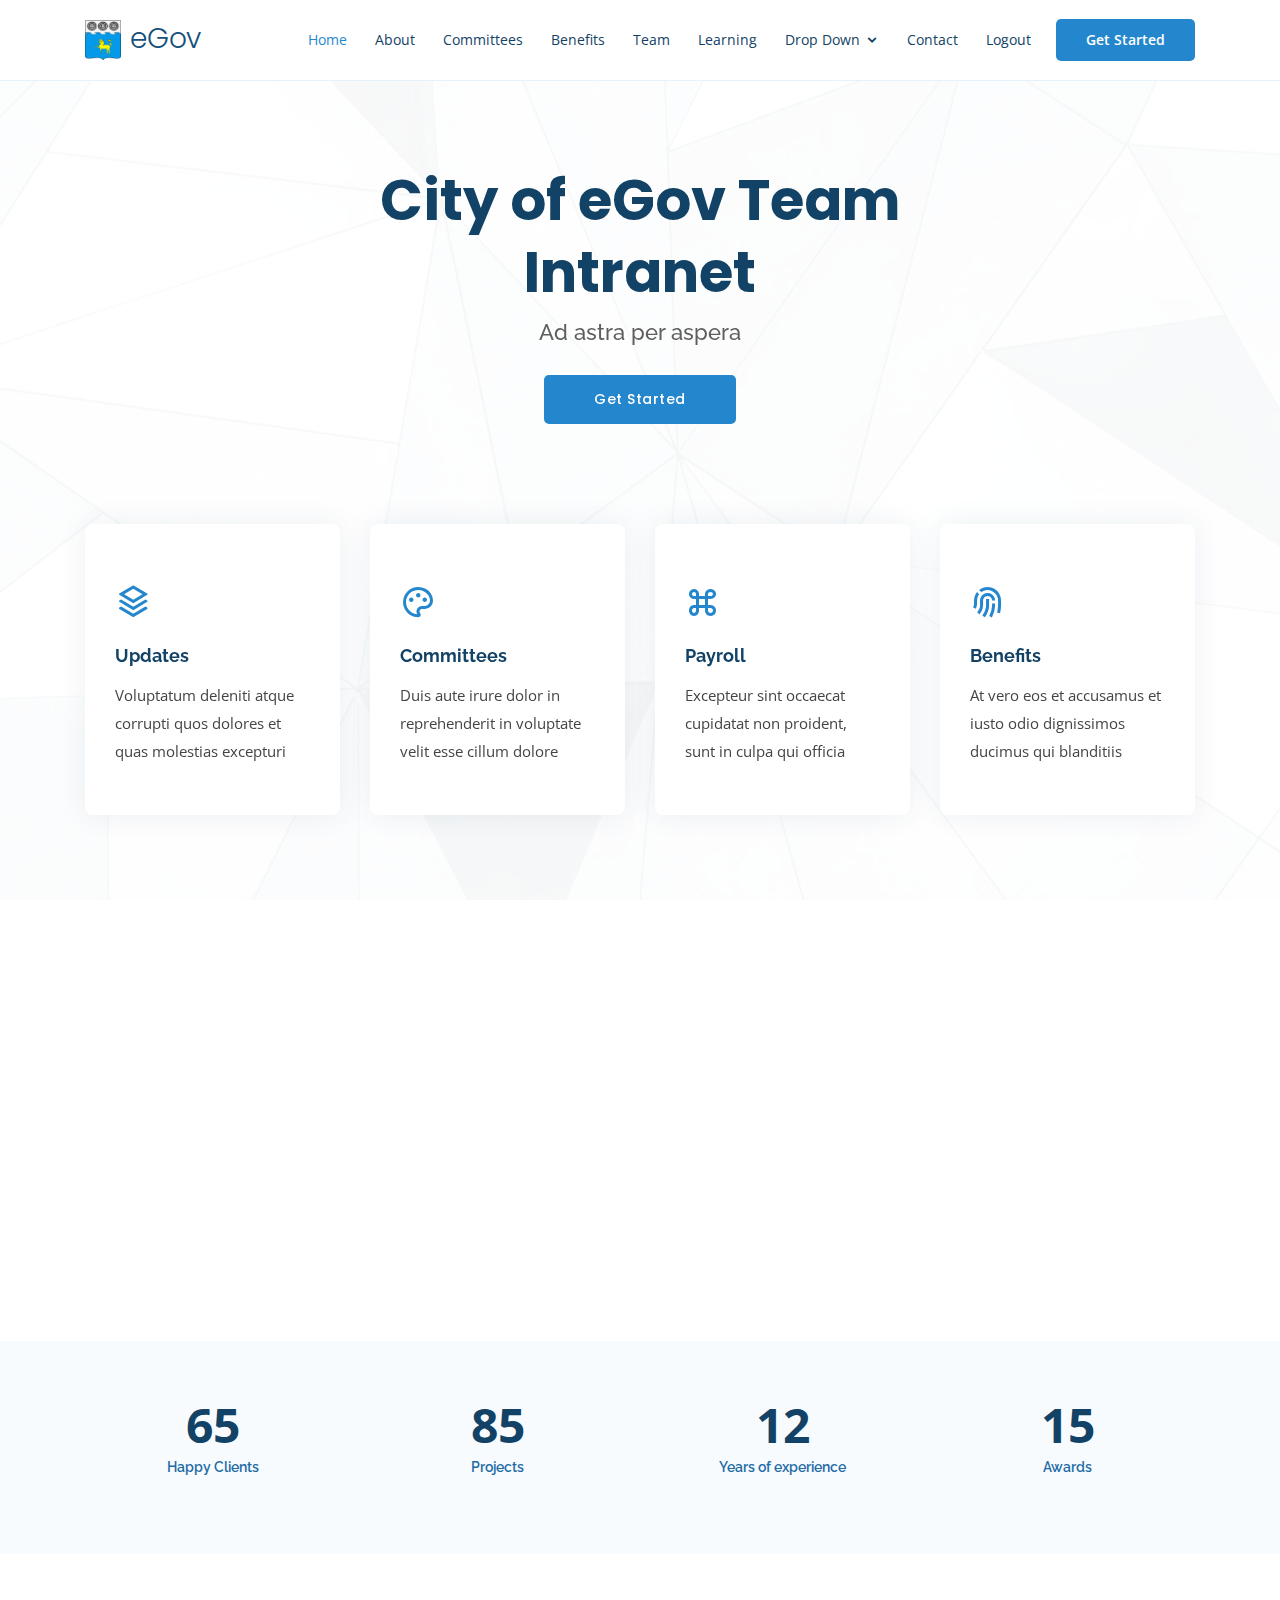
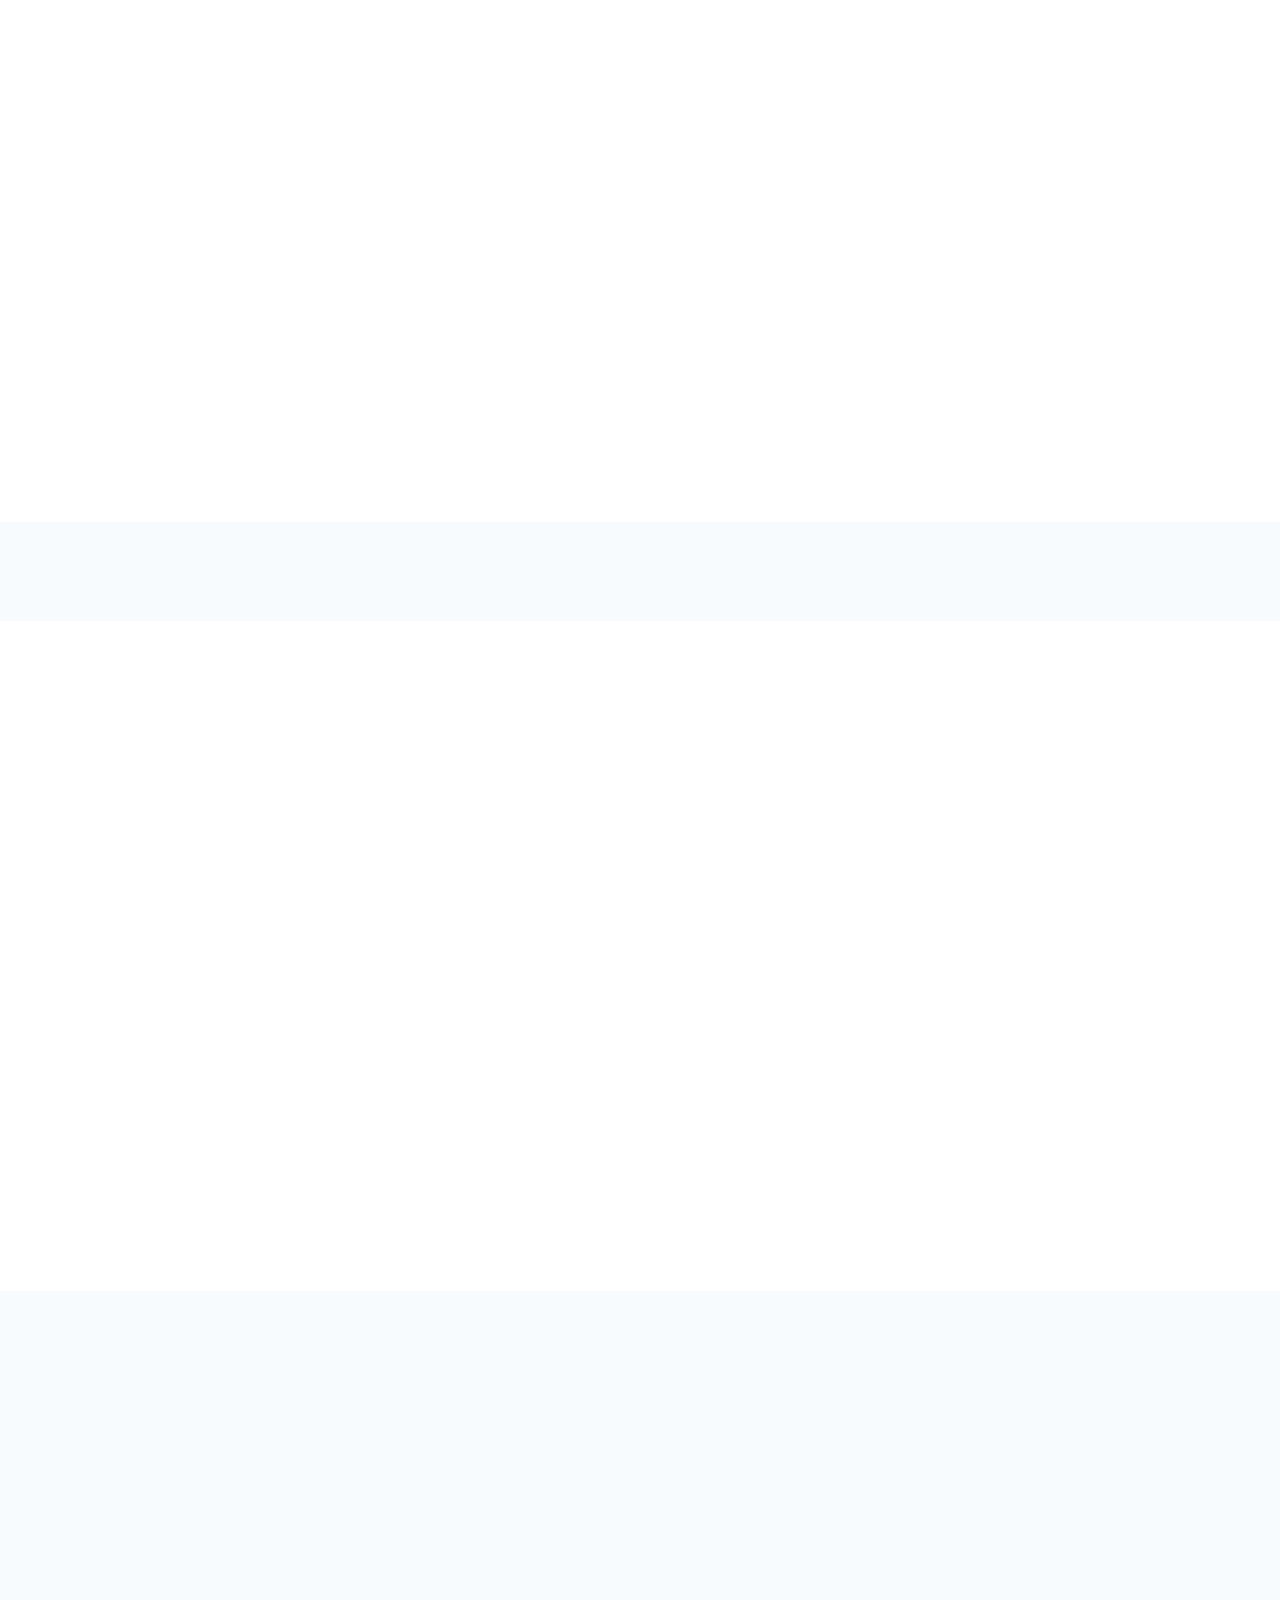
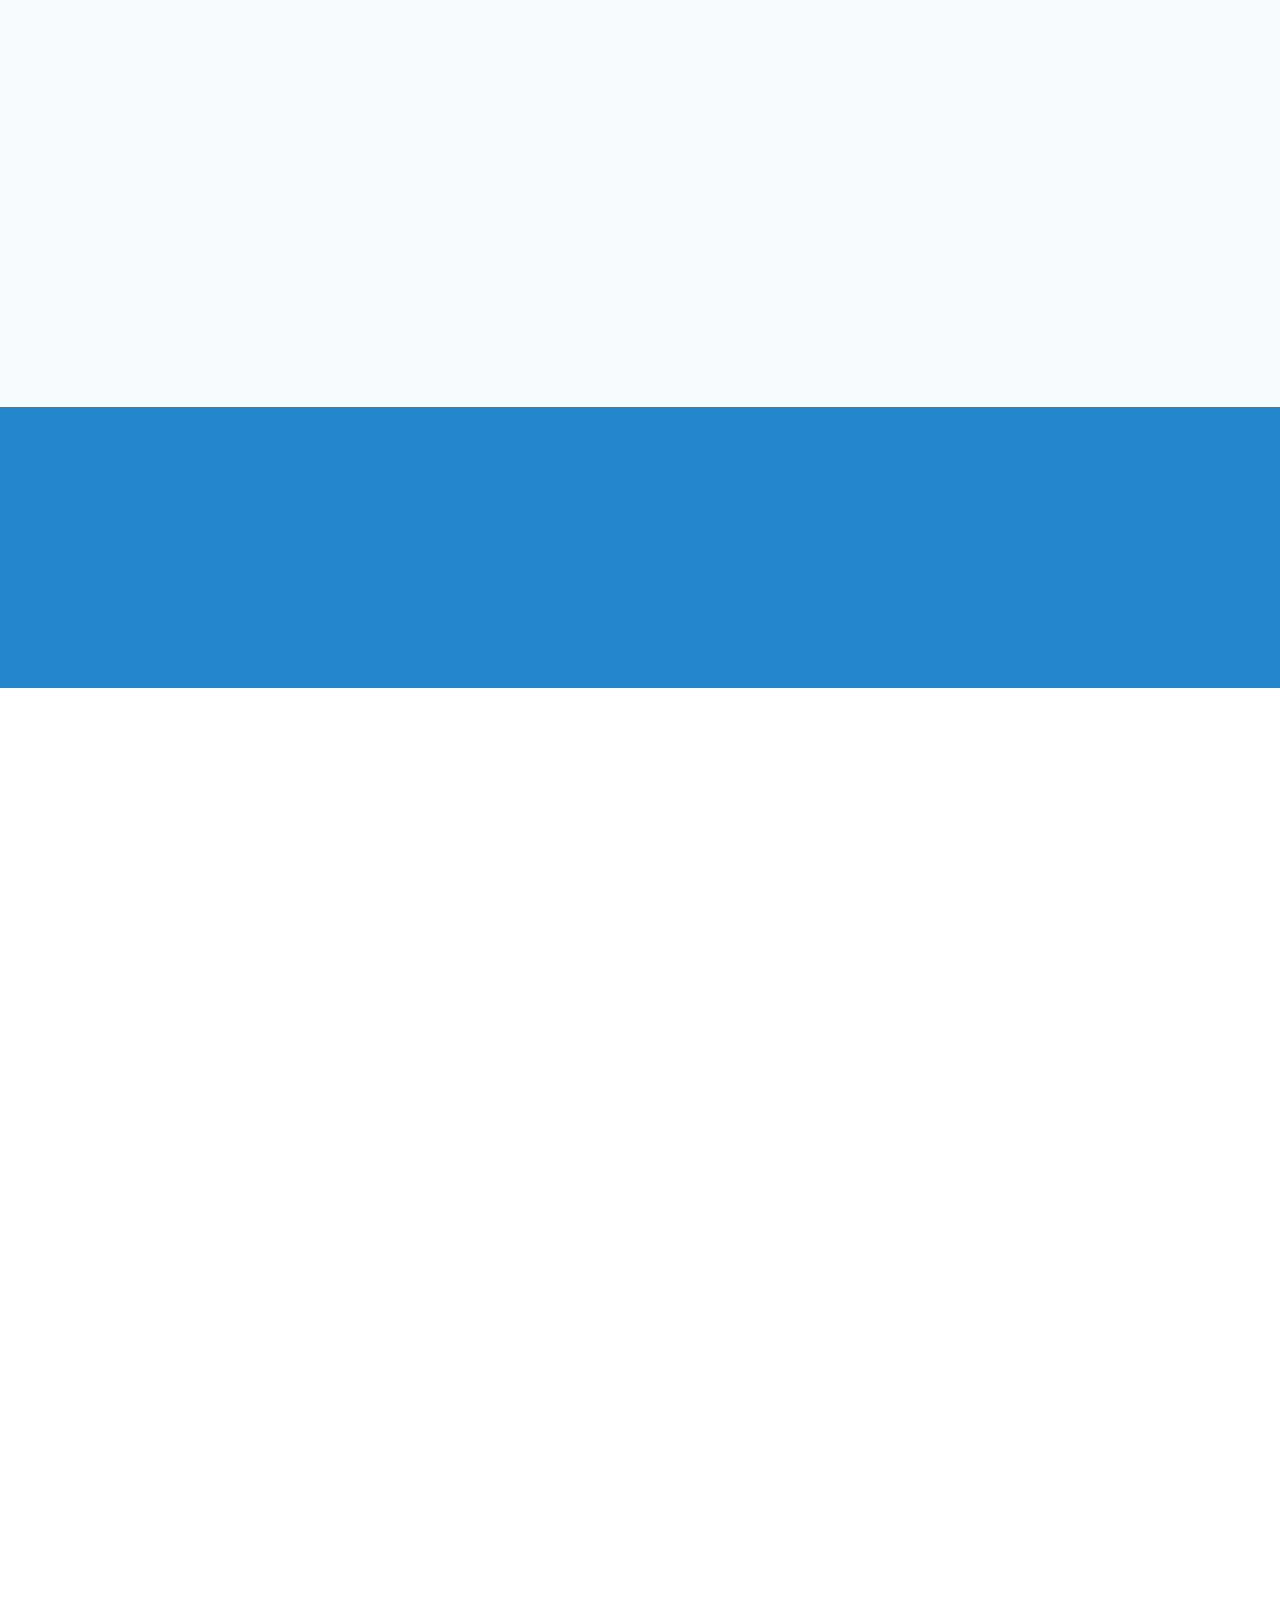
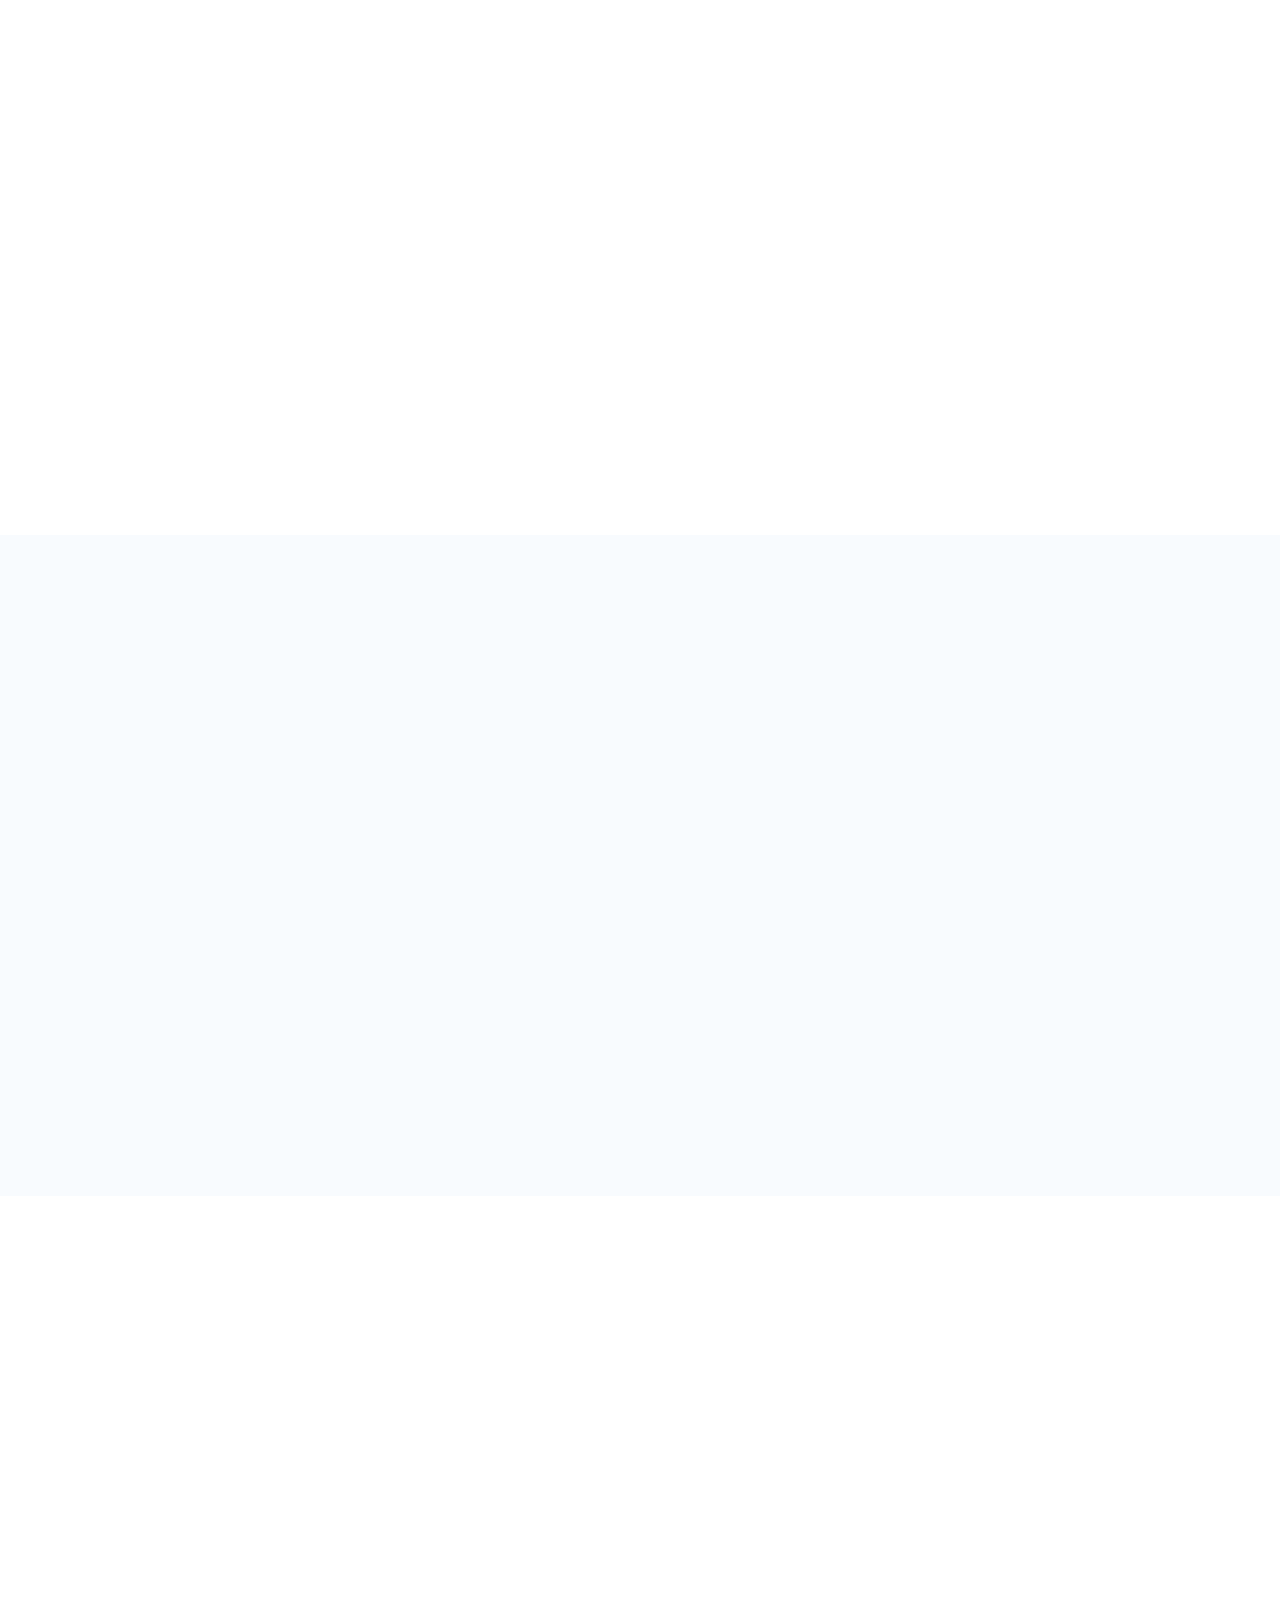
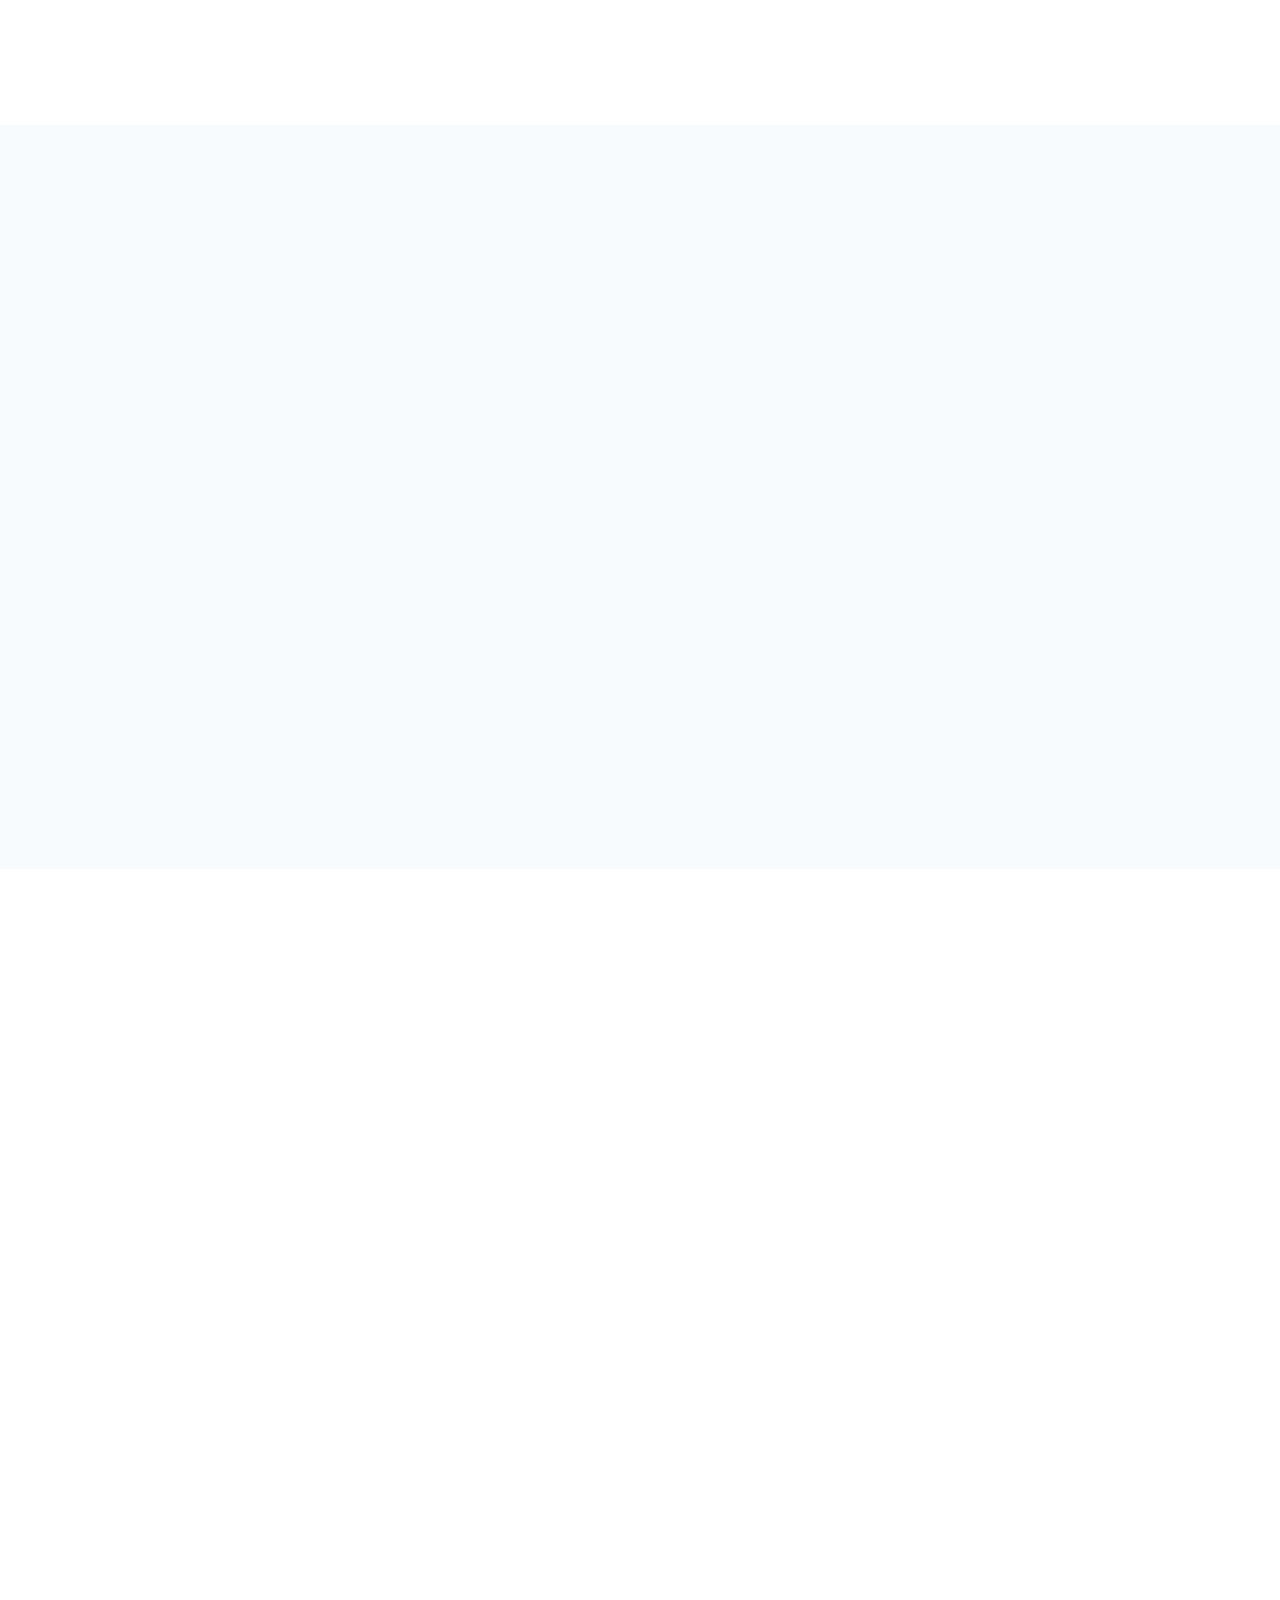
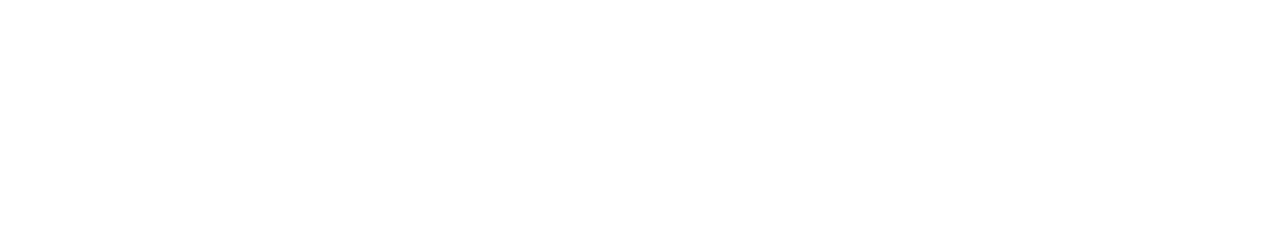
<file: assets/index.html>
<!DOCTYPE html>
<html lang="en">

<head>
  <meta charset="utf-8">
  <meta content="width=device-width, initial-scale=1.0" name="viewport">

  <title>City of eGov Intranet</title>
  <meta content="" name="description">
  <meta content="" name="keywords">

  <!-- Favicons -->
  <link href="assets/img/favicon.png" rel="icon">
  <link href="assets/img/apple-touch-icon.png" rel="apple-touch-icon">

  <!-- Google Fonts -->
  <link href="https://fonts.googleapis.com/css?family=Open+Sans:300,300i,400,400i,600,600i,700,700i|Raleway:300,300i,400,400i,500,500i,600,600i,700,700i|Poppins:300,300i,400,400i,500,500i,600,600i,700,700i" rel="stylesheet">

  <!-- Vendor CSS Files -->
  <link href="assets/vendor/bootstrap/css/bootstrap.min.css" rel="stylesheet">
  <link href="assets/vendor/icofont/icofont.min.css" rel="stylesheet">
  <link href="assets/vendor/boxicons/css/boxicons.min.css" rel="stylesheet">
  <link href="assets/vendor/remixicon/remixicon.css" rel="stylesheet">
  <link href="assets/vendor/venobox/venobox.css" rel="stylesheet">
  <link href="assets/vendor/owl.carousel/assets/owl.carousel.min.css" rel="stylesheet">
  <link href="assets/vendor/aos/aos.css" rel="stylesheet">

  <!-- Template Main CSS File -->
  <link href="assets/css/style.css" rel="stylesheet">

</head>

<body>

  <!-- ======= Header ======= -->
  <header id="header" class="fixed-top">
    <div class="container d-flex align-items-center">

      <h1 class="logo mr-auto"><a href="index.html"><img src=assets/img/favicon.png class="img-fluid"> eGov</a></h1>
      <!-- Uncomment below if you prefer to use an image logo -->
      <!-- <a href="index.html" class="logo mr-auto"><img src="assets/img/logo.png" alt="" class="img-fluid"></a>-->

      <nav class="nav-menu d-none d-lg-block">
        <ul>
          <li class="active"><a href="index.html">Home</a></li>
          <li><a href="#about">About</a></li>
          <li><a href="#committees">Committees</a></li>
          <li><a href="#benefits">Benefits</a></li>
          <li><a href="#team">Team</a></li>
          <li><a href="#learning">Learning</a></li>
          <li class="drop-down"><a href="">Drop Down</a>
            <ul>
              <li><a href="#">Drop Down 1</a></li>
              <li class="drop-down"><a href="#">Deep Drop Down</a>
                <ul>
                  <li><a href="#">Deep Drop Down 1</a></li>
                  <li><a href="#">Deep Drop Down 2</a></li>
                  <li><a href="#">Deep Drop Down 3</a></li>
                  <li><a href="#">Deep Drop Down 4</a></li>
                  <li><a href="#">Deep Drop Down 5</a></li>
                </ul>
              </li>
              <li><a href="#">Drop Down 2</a></li>
              <li><a href="#">Drop Down 3</a></li>
              <li><a href="#">Drop Down 4</a></li>
            </ul>
          </li>
          <li><a href="#contact">Contact</a></li>
          <li><a href="/logout.html" >Logout</a></li>

        </ul>
      </nav><!-- .nav-menu -->

      <a href="#about" class="get-started-btn scrollto">Get Started</a>

    </div>
  </header><!-- End Header -->

  <!-- ======= Hero Section ======= -->
  <section id="hero" class="d-flex align-items-center">
    <div class="container position-relative" data-aos="fade-up" data-aos-delay="100">
      <div class="row justify-content-center">
        <div class="col-xl-7 col-lg-9 text-center">
          <h1>City of eGov Team Intranet</h1>
          <h2>Ad astra per aspera</h2>
        </div>
      </div>
      <div class="text-center">
        <a href="#about" class="btn-get-started scrollto">Get Started</a>
      </div>

      <div class="row icon-boxes">
        <div class="col-md-6 col-lg-3 d-flex align-items-stretch mb-5 mb-lg-0" data-aos="zoom-in" data-aos-delay="200">
          <div class="icon-box">
            <div class="icon"><i class="ri-stack-line"></i></div>
            <h4 class="title"><a href="">Updates</a></h4>
            <p class="description">Voluptatum deleniti atque corrupti quos dolores et quas molestias excepturi</p>
          </div>
        </div>

        <div class="col-md-6 col-lg-3 d-flex align-items-stretch mb-5 mb-lg-0" data-aos="zoom-in" data-aos-delay="300">
          <div class="icon-box">
            <div class="icon"><i class="ri-palette-line"></i></div>
            <h4 class="title"><a href="">Committees</a></h4>
            <p class="description">Duis aute irure dolor in reprehenderit in voluptate velit esse cillum dolore</p>
          </div>
        </div>

        <div class="col-md-6 col-lg-3 d-flex align-items-stretch mb-5 mb-lg-0" data-aos="zoom-in" data-aos-delay="400">
          <div class="icon-box">
            <div class="icon"><i class="ri-command-line"></i></div>
            <h4 class="title"><a href="">Payroll</a></h4>
            <p class="description">Excepteur sint occaecat cupidatat non proident, sunt in culpa qui officia</p>
          </div>
        </div>

        <div class="col-md-6 col-lg-3 d-flex align-items-stretch mb-5 mb-lg-0" data-aos="zoom-in" data-aos-delay="500">
          <div class="icon-box">
            <div class="icon"><i class="ri-fingerprint-line"></i></div>
            <h4 class="title"><a href="">Benefits</a></h4>
            <p class="description">At vero eos et accusamus et iusto odio dignissimos ducimus qui blanditiis</p>
          </div>
        </div>

      </div>
    </div>
  </section><!-- End Hero -->

  <main id="main">

    <!-- ======= About Section ======= -->
    <section id="about" class="about">
      <div class="container" data-aos="fade-up">

        <div class="section-title">
          <h2>About Us</h2>
          <p>Magnam dolores commodi suscipit. Necessitatibus eius consequatur ex aliquid fuga eum quidem. </p>
        </div>

        <div class="row content">
          <div class="col-lg-6">
            <p>
              Lorem ipsum dolor sit amet, consectetur adipiscing elit, sed do eiusmod tempor incididunt ut labore et dolore
              magna aliqua.
            </p>
            <ul>
              <li><i class="ri-check-double-line"></i> Ullamco laboris nisi ut aliquip ex ea commodo consequat</li>
              <li><i class="ri-check-double-line"></i> Duis aute irure dolor in reprehenderit in voluptate velit</li>
              <li><i class="ri-check-double-line"></i> Ullamco laboris nisi ut aliquip ex ea commodo consequat</li>
            </ul>
          </div>
          <div class="col-lg-6 pt-4 pt-lg-0">
            <p>
              Ullamco laboris nisi ut aliquip ex ea commodo consequat. Duis aute irure dolor in reprehenderit in voluptate
              velit esse cillum dolore eu fugiat nulla pariatur. Excepteur sint occaecat cupidatat non proident, sunt in
              culpa qui officia deserunt mollit anim id est laborum.
            </p>
            <a href="#" class="btn-learn-more">Learn More</a>
          </div>
        </div>

      </div>
    </section><!-- End About Section -->

    <!-- ======= Counts Section ======= -->
    <section id="counts" class="counts section-bg">
      <div class="container">

        <div class="row justify-content-end">

          <div class="col-lg-3 col-md-5 col-6 d-md-flex align-items-md-stretch">
            <div class="count-box">
              <span data-toggle="counter-up">65</span>
              <p>Happy Clients</p>
            </div>
          </div>

          <div class="col-lg-3 col-md-5 col-6 d-md-flex align-items-md-stretch">
            <div class="count-box">
              <span data-toggle="counter-up">85</span>
              <p>Projects</p>
            </div>
          </div>

          <div class="col-lg-3 col-md-5 col-6 d-md-flex align-items-md-stretch">
            <div class="count-box">
              <span data-toggle="counter-up">12</span>
              <p>Years of experience</p>
            </div>
          </div>

          <div class="col-lg-3 col-md-5 col-6 d-md-flex align-items-md-stretch">
            <div class="count-box">
              <span data-toggle="counter-up">15</span>
              <p>Awards</p>
            </div>
          </div>

        </div>

      </div>
    </section><!-- End Counts Section -->

    <!-- ======= About Video Section ======= -->
    <section id="about-video" class="about-video">
      <div class="container" data-aos="fade-up">

        <div class="row">

          <div class="col-lg-6 video-box align-self-baseline" data-aos="fade-right" data-aos-delay="100">
            <img src="assets/img/about-video.jpg" class="img-fluid" alt="">
            <a href="https://www.youtube.com/watch?v=jDDaplaOz7Q" class="venobox play-btn mb-4" data-vbtype="video" data-autoplay="true"></a>
          </div>

          <div class="col-lg-6 pt-3 pt-lg-0 content" data-aos="fade-left" data-aos-delay="100">
            <h3>Voluptatem dignissimos provident quasi corporis voluptates sit assumenda.</h3>
            <p class="font-italic">
              Lorem ipsum dolor sit amet, consectetur adipiscing elit, sed do eiusmod tempor incididunt ut labore et dolore
              magna aliqua.
            </p>
            <ul>
              <li><i class="bx bx-check-double"></i> Ullamco laboris nisi ut aliquip ex ea commodo consequat.</li>
              <li><i class="bx bx-check-double"></i> Duis aute irure dolor in reprehenderit in voluptate velit.</li>
              <li><i class="bx bx-check-double"></i> Voluptate repellendus pariatur reprehenderit corporis sint.</li>
              <li><i class="bx bx-check-double"></i> Ullamco laboris nisi ut aliquip ex ea commodo consequat. Duis aute irure dolor in reprehenderit in voluptate trideta storacalaperda mastiro dolore eu fugiat nulla pariatur.</li>
            </ul>
            <p>
              Ullamco laboris nisi ut aliquip ex ea commodo consequat. Duis aute irure dolor in reprehenderit in voluptate
              velit esse cillum dolore eu fugiat nulla pariatur. Excepteur sint occaecat cupidatat non proident, sunt in
              culpa qui officia deserunt mollit anim id est laborum
            </p>
          </div>

        </div>

      </div>
    </section><!-- End About Video Section -->

    <!-- ======= Clients Section ======= -->
    <section id="clients" class="clients section-bg">
      <div class="container">

        <div class="row">

          <div class="col-lg-2 col-md-4 col-6 d-flex align-items-center justify-content-center" data-aos="zoom-in">
            <img src="assets/img/clients/client-1.png" class="img-fluid" alt="">
          </div>

          <div class="col-lg-2 col-md-4 col-6 d-flex align-items-center justify-content-center" data-aos="zoom-in">
            <img src="assets/img/clients/client-2.png" class="img-fluid" alt="">
          </div>

          <div class="col-lg-2 col-md-4 col-6 d-flex align-items-center justify-content-center" data-aos="zoom-in">
            <img src="assets/img/clients/client-3.png" class="img-fluid" alt="">
          </div>

          <div class="col-lg-2 col-md-4 col-6 d-flex align-items-center justify-content-center" data-aos="zoom-in">
            <img src="assets/img/clients/client-4.png" class="img-fluid" alt="">
          </div>

          <div class="col-lg-2 col-md-4 col-6 d-flex align-items-center justify-content-center" data-aos="zoom-in">
            <img src="assets/img/clients/client-5.png" class="img-fluid" alt="">
          </div>

          <div class="col-lg-2 col-md-4 col-6 d-flex align-items-center justify-content-center" data-aos="zoom-in">
            <img src="assets/img/clients/client-6.png" class="img-fluid" alt="">
          </div>

        </div>

      </div>
    </section><!-- End Clients Section -->

    <!-- ======= Testimonials Section ======= -->
    <section id="testimonials" class="testimonials">
      <div class="container" data-aos="fade-up">

        <div class="section-title">
          <h2>Testimonials</h2>
          <p>Magnam dolores commodi suscipit. Necessitatibus eius consequatur ex aliquid fuga eum quidem. Sit sint consectetur velit. Quisquam quos quisquam cupiditate. Et nemo qui impedit suscipit alias ea. Quia fugiat sit in iste officiis commodi quidem hic quas.</p>
        </div>

        <div class="owl-carousel testimonials-carousel">

          <div class="testimonial-item">
            <p>
              <i class="bx bxs-quote-alt-left quote-icon-left"></i>
              Proin iaculis purus consequat sem cure digni ssim donec porttitora entum suscipit rhoncus. Accusantium quam, ultricies eget id, aliquam eget nibh et. Maecen aliquam, risus at semper.
              <i class="bx bxs-quote-alt-right quote-icon-right"></i>
            </p>
            <img src="assets/img/testimonials/testimonials-1.jpg" class="testimonial-img" alt="">
            <h3>Saul Goodman</h3>
            <h4>Ceo &amp; Founder</h4>
          </div>

          <div class="testimonial-item">
            <p>
              <i class="bx bxs-quote-alt-left quote-icon-left"></i>
              Export tempor illum tamen malis malis eram quae irure esse labore quem cillum quid cillum eram malis quorum velit fore eram velit sunt aliqua noster fugiat irure amet legam anim culpa.
              <i class="bx bxs-quote-alt-right quote-icon-right"></i>
            </p>
            <img src="assets/img/testimonials/testimonials-2.jpg" class="testimonial-img" alt="">
            <h3>Sara Wilsson</h3>
            <h4>Designer</h4>
          </div>

          <div class="testimonial-item">
            <p>
              <i class="bx bxs-quote-alt-left quote-icon-left"></i>
              Enim nisi quem export duis labore cillum quae magna enim sint quorum nulla quem veniam duis minim tempor labore quem eram duis noster aute amet eram fore quis sint minim.
              <i class="bx bxs-quote-alt-right quote-icon-right"></i>
            </p>
            <img src="assets/img/testimonials/testimonials-3.jpg" class="testimonial-img" alt="">
            <h3>Jena Karlis</h3>
            <h4>Store Owner</h4>
          </div>

          <div class="testimonial-item">
            <p>
              <i class="bx bxs-quote-alt-left quote-icon-left"></i>
              Fugiat enim eram quae cillum dolore dolor amet nulla culpa multos export minim fugiat minim velit minim dolor enim duis veniam ipsum anim magna sunt elit fore quem dolore labore illum veniam.
              <i class="bx bxs-quote-alt-right quote-icon-right"></i>
            </p>
            <img src="assets/img/testimonials/testimonials-4.jpg" class="testimonial-img" alt="">
            <h3>Matt Brandon</h3>
            <h4>Freelancer</h4>
          </div>

          <div class="testimonial-item">
            <p>
              <i class="bx bxs-quote-alt-left quote-icon-left"></i>
              Quis quorum aliqua sint quem legam fore sunt eram irure aliqua veniam tempor noster veniam enim culpa labore duis sunt culpa nulla illum cillum fugiat legam esse veniam culpa fore nisi cillum quid.
              <i class="bx bxs-quote-alt-right quote-icon-right"></i>
            </p>
            <img src="assets/img/testimonials/testimonials-5.jpg" class="testimonial-img" alt="">
            <h3>John Larson</h3>
            <h4>Entrepreneur</h4>
          </div>

        </div>

      </div>
    </section><!-- End Testimonials Section -->

    <!-- ======= Committees Section ======= -->
    <section id="committees" class="committees section-bg">
      <div class="container" data-aos="fade-up">

        <div class="section-title">
          <h2>Committees</h2>
          <p>Magnam dolores commodi suscipit. Necessitatibus eius consequatur ex aliquid fuga eum quidem. Sit sint consectetur velit. Quisquam quos quisquam cupiditate. Et nemo qui impedit suscipit alias ea. Quia fugiat sit in iste officiis commodi quidem hic quas.</p>
        </div>

        <div class="row">
          <div class="col-lg-4 col-md-6 d-flex align-items-stretch" data-aos="zoom-in" data-aos-delay="100">
            <div class="icon-box iconbox-blue">
              <div class="icon">
                <svg width="100" height="100" viewBox="0 0 600 600" xmlns="http://www.w3.org/2000/svg">
                  <path stroke="none" stroke-width="0" fill="#f5f5f5" d="M300,521.0016835830174C376.1290562159157,517.8887921683347,466.0731472004068,529.7835943286574,510.70327084640275,468.03025145048787C554.3714126377745,407.6079735673963,508.03601936045806,328.9844924480964,491.2728898941984,256.3432110539036C474.5976632858925,184.082847569629,479.9380746630129,96.60480741107993,416.23090153303,58.64404602377083C348.86323505073057,18.502131276798302,261.93793281208167,40.57373210992963,193.5410806939664,78.93577620505333C130.42746243093433,114.334589627462,98.30271207620316,179.96522072025542,76.75703585869454,249.04625023123273C51.97151888228291,328.5150500222984,13.704378332031375,421.85034740162234,66.52175969318436,486.19268352777647C119.04800174914682,550.1803526380478,217.28368757567262,524.383925680826,300,521.0016835830174"></path>
                </svg>
                <i class="bx bxl-dribbble"></i>
              </div>
              <h4><a href="">Lorem Ipsum</a></h4>
              <p>Voluptatum deleniti atque corrupti quos dolores et quas molestias excepturi</p>
            </div>
          </div>

          <div class="col-lg-4 col-md-6 d-flex align-items-stretch mt-4 mt-md-0" data-aos="zoom-in" data-aos-delay="200">
            <div class="icon-box iconbox-orange ">
              <div class="icon">
                <svg width="100" height="100" viewBox="0 0 600 600" xmlns="http://www.w3.org/2000/svg">
                  <path stroke="none" stroke-width="0" fill="#f5f5f5" d="M300,582.0697525312426C382.5290701553225,586.8405444964366,449.9789794690241,525.3245884688669,502.5850820975895,461.55621195738473C556.606425686781,396.0723002908107,615.8543463187945,314.28637112970534,586.6730223649479,234.56875336149918C558.9533121215079,158.8439757836574,454.9685369536778,164.00468322053177,381.49747125262974,130.76875717737553C312.15926192815925,99.40240125094834,248.97055460311594,18.661163978235184,179.8680185752513,50.54337015887873C110.5421016452524,82.52863877960104,119.82277516462835,180.83849132639028,109.12597500060166,256.43424936330496C100.08760227029461,320.3096726198365,92.17705696193138,384.0621239912766,124.79988738764834,439.7174275375508C164.83382741302287,508.01625554203684,220.96474134820875,577.5009287672846,300,582.0697525312426"></path>
                </svg>
                <i class="bx bx-file"></i>
              </div>
              <h4><a href="">Sed Perspiciatis</a></h4>
              <p>Duis aute irure dolor in reprehenderit in voluptate velit esse cillum dolore</p>
            </div>
          </div>

          <div class="col-lg-4 col-md-6 d-flex align-items-stretch mt-4 mt-lg-0" data-aos="zoom-in" data-aos-delay="300">
            <div class="icon-box iconbox-pink">
              <div class="icon">
                <svg width="100" height="100" viewBox="0 0 600 600" xmlns="http://www.w3.org/2000/svg">
                  <path stroke="none" stroke-width="0" fill="#f5f5f5" d="M300,541.5067337569781C382.14930387511276,545.0595476570109,479.8736841581634,548.3450877840088,526.4010558755058,480.5488172755941C571.5218469581645,414.80211281144784,517.5187510058486,332.0715597781072,496.52539010469104,255.14436215662573C477.37192572678356,184.95920475031193,473.57363656557914,105.61284051026155,413.0603344069578,65.22779650032875C343.27470386102294,18.654635553484475,251.2091493199835,5.337323636656869,175.0934190732945,40.62881213300186C97.87086631185822,76.43348514350839,51.98124368387456,156.15599469081315,36.44837278890362,239.84606092416172C21.716077023791087,319.22268207091537,43.775223500013084,401.1760424656574,96.891909868211,461.97329694683043C147.22146801428983,519.5804099606455,223.5754009179313,538.201503339737,300,541.5067337569781"></path>
                </svg>
                <i class="bx bx-tachometer"></i>
              </div>
              <h4><a href="">Magni Dolores</a></h4>
              <p>Excepteur sint occaecat cupidatat non proident, sunt in culpa qui officia</p>
            </div>
          </div>

          <div class="col-lg-4 col-md-6 d-flex align-items-stretch mt-4" data-aos="zoom-in" data-aos-delay="100">
            <div class="icon-box iconbox-yellow">
              <div class="icon">
                <svg width="100" height="100" viewBox="0 0 600 600" xmlns="http://www.w3.org/2000/svg">
                  <path stroke="none" stroke-width="0" fill="#f5f5f5" d="M300,503.46388370962813C374.79870501325706,506.71871716319447,464.8034551963731,527.1746412648533,510.4981551193396,467.86667711651364C555.9287308511215,408.9015244558933,512.6030010748507,327.5744911775523,490.211057578863,256.5855673507754C471.097692560561,195.9906835881958,447.69079081568157,138.11976852964426,395.19560036434837,102.3242989838813C329.3053358748298,57.3949838291264,248.02791733380457,8.279543830951368,175.87071277845988,42.242879143198664C103.41431057327972,76.34704239035025,93.79494320519305,170.9812938413882,81.28167332365135,250.07896920659033C70.17666984294237,320.27484674793965,64.84698225790005,396.69656628748305,111.28512138212992,450.4950937839243C156.20124167950087,502.5303643271138,231.32542653798444,500.4755392045468,300,503.46388370962813"></path>
                </svg>
                <i class="bx bx-layer"></i>
              </div>
              <h4><a href="">Nemo Enim</a></h4>
              <p>At vero eos et accusamus et iusto odio dignissimos ducimus qui blanditiis</p>
            </div>
          </div>

          <div class="col-lg-4 col-md-6 d-flex align-items-stretch mt-4" data-aos="zoom-in" data-aos-delay="200">
            <div class="icon-box iconbox-red">
              <div class="icon">
                <svg width="100" height="100" viewBox="0 0 600 600" xmlns="http://www.w3.org/2000/svg">
                  <path stroke="none" stroke-width="0" fill="#f5f5f5" d="M300,532.3542879108572C369.38199826031484,532.3153073249985,429.10787420159085,491.63046689027357,474.5244479745417,439.17860296908856C522.8885846962883,383.3225815378663,569.1668002868075,314.3205725914397,550.7432151929288,242.7694973846089C532.6665558377875,172.5657663291529,456.2379748765914,142.6223662098291,390.3689995646985,112.34683881706744C326.66090330228417,83.06452184765237,258.84405631176094,53.51806209861945,193.32584062364296,78.48882559362697C121.61183558270385,105.82097193414197,62.805066853699245,167.19869350419734,48.57481801355237,242.6138429142374C34.843463184063346,315.3850353017275,76.69343916112496,383.4422959591041,125.22947124332185,439.3748458443577C170.7312796277747,491.8107796887764,230.57421082200815,532.3932930995766,300,532.3542879108572"></path>
                </svg>
                <i class="bx bx-slideshow"></i>
              </div>
              <h4><a href="">Dele Cardo</a></h4>
              <p>Quis consequatur saepe eligendi voluptatem consequatur dolor consequuntur</p>
            </div>
          </div>

          <div class="col-lg-4 col-md-6 d-flex align-items-stretch mt-4" data-aos="zoom-in" data-aos-delay="300">
            <div class="icon-box iconbox-teal">
              <div class="icon">
                <svg width="100" height="100" viewBox="0 0 600 600" xmlns="http://www.w3.org/2000/svg">
                  <path stroke="none" stroke-width="0" fill="#f5f5f5" d="M300,566.797414625762C385.7384707136149,576.1784315230908,478.7894351017131,552.8928747891023,531.9192734346935,484.94944893311C584.6109503024035,417.5663521118492,582.489472248146,322.67544863468447,553.9536738515405,242.03673114598146C529.1557734026468,171.96086150256528,465.24506316201064,127.66468636344209,395.9583748389544,100.7403814666027C334.2173773831606,76.7482773500951,269.4350130405921,84.62216499799875,207.1952322260088,107.2889140133804C132.92018162631612,134.33871894543012,41.79353780512637,160.00259165414826,22.644507872594943,236.69541883565114C3.319112789854554,314.0945973066697,72.72355303640163,379.243833228382,124.04198916343866,440.3218312028393C172.9286146004772,498.5055451809895,224.45579914871206,558.5317968840102,300,566.797414625762"></path>
                </svg>
                <i class="bx bx-arch"></i>
              </div>
              <h4><a href="">Divera Don</a></h4>
              <p>Modi nostrum vel laborum. Porro fugit error sit minus sapiente sit aspernatur</p>
            </div>
          </div>

        </div>

      </div>
    </section><!-- End Sevices Section -->

    <!-- ======= Cta Section ======= -->
    <section id="cta" class="cta">
      <div class="container" data-aos="zoom-in">
        <div class="text-center">
          <h3>Call To Action</h3>
          <p> Duis aute irure dolor in reprehenderit in voluptate velit esse cillum dolore eu fugiat nulla pariatur. Excepteur sint occaecat cupidatat non proident, sunt in culpa qui officia deserunt mollit anim id est laborum.</p>
          <a class="cta-btn" href="#">Call To Action</a>
        </div>
      </div>
    </section><!-- End Cta Section -->

    <!-- ======= Benefits Section ======= -->
    <section id="benefits" class="benefits">
      <div class="container" data-aos="fade-up">

        <div class="section-title">
          <h2>Benefits</h2>
          <p>Magnam dolores commodi suscipit. Necessitatibus eius consequatur ex aliquid fuga eum quidem. Sit sint consectetur velit. Quisquam quos quisquam cupiditate. Et nemo qui impedit suscipit alias ea. Quia fugiat sit in iste officiis commodi quidem hic quas.</p>
        </div>

        <div class="row" data-aos="fade-up" data-aos-delay="150">
          <div class="col-lg-12 d-flex justify-content-center">
            <ul id="benefits-flters">
              <li data-filter="*" class="filter-active">All</li>
              <li data-filter=".filter-app">App</li>
              <li data-filter=".filter-card">Card</li>
              <li data-filter=".filter-web">Web</li>
            </ul>
          </div>
        </div>

        <div class="row benefits-container" data-aos="fade-up" data-aos-delay="300">

          <div class="col-lg-4 col-md-6 benefits-item filter-app">
            <div class="benefits-wrap">
              <img src="assets/img/benefits/benefits-1.jpg" class="img-fluid" alt="">
              <div class="benefits-info">
                <h4>App 1</h4>
                <p>App</p>
                <div class="benefits-links">
                  <a href="assets/img/benefits/benefits-1.jpg" data-gall="benefitsGallery" class="venobox" title="App 1"><i class="bx bx-plus"></i></a>
                  <a href="benefits-details.html" title="More Details"><i class="bx bx-link"></i></a>
                </div>
              </div>
            </div>
          </div>

          <div class="col-lg-4 col-md-6 benefits-item filter-web">
            <div class="benefits-wrap">
              <img src="assets/img/benefits/benefits-2.jpg" class="img-fluid" alt="">
              <div class="benefits-info">
                <h4>Web 3</h4>
                <p>Web</p>
                <div class="benefits-links">
                  <a href="assets/img/benefits/benefits-2.jpg" data-gall="benefitsGallery" class="venobox" title="Web 3"><i class="bx bx-plus"></i></a>
                  <a href="benefits-details.html" title="More Details"><i class="bx bx-link"></i></a>
                </div>
              </div>
            </div>
          </div>

          <div class="col-lg-4 col-md-6 benefits-item filter-app">
            <div class="benefits-wrap">
              <img src="assets/img/benefits/benefits-3.jpg" class="img-fluid" alt="">
              <div class="benefits-info">
                <h4>App 2</h4>
                <p>App</p>
                <div class="benefits-links">
                  <a href="assets/img/benefits/benefits-3.jpg" data-gall="benefitsGallery" class="venobox" title="App 2"><i class="bx bx-plus"></i></a>
                  <a href="benefits-details.html" title="More Details"><i class="bx bx-link"></i></a>
                </div>
              </div>
            </div>
          </div>

          <div class="col-lg-4 col-md-6 benefits-item filter-card">
            <div class="benefits-wrap">
              <img src="assets/img/benefits/benefits-4.jpg" class="img-fluid" alt="">
              <div class="benefits-info">
                <h4>Card 2</h4>
                <p>Card</p>
                <div class="benefits-links">
                  <a href="assets/img/benefits/benefits-4.jpg" data-gall="benefitsGallery" class="venobox" title="Card 2"><i class="bx bx-plus"></i></a>
                  <a href="benefits-details.html" title="More Details"><i class="bx bx-link"></i></a>
                </div>
              </div>
            </div>
          </div>

          <div class="col-lg-4 col-md-6 benefits-item filter-web">
            <div class="benefits-wrap">
              <img src="assets/img/benefits/benefits-5.jpg" class="img-fluid" alt="">
              <div class="benefits-info">
                <h4>Web 2</h4>
                <p>Web</p>
                <div class="benefits-links">
                  <a href="assets/img/benefits/benefits-5.jpg" data-gall="benefitsGallery" class="venobox" title="Web 2"><i class="bx bx-plus"></i></a>
                  <a href="benefits-details.html" title="More Details"><i class="bx bx-link"></i></a>
                </div>
              </div>
            </div>
          </div>

          <div class="col-lg-4 col-md-6 benefits-item filter-app">
            <div class="benefits-wrap">
              <img src="assets/img/benefits/benefits-6.jpg" class="img-fluid" alt="">
              <div class="benefits-info">
                <h4>App 3</h4>
                <p>App</p>
                <div class="benefits-links">
                  <a href="assets/img/benefits/benefits-6.jpg" data-gall="benefitsGallery" class="venobox" title="App 3"><i class="bx bx-plus"></i></a>
                  <a href="benefits-details.html" title="More Details"><i class="bx bx-link"></i></a>
                </div>
              </div>
            </div>
          </div>

          <div class="col-lg-4 col-md-6 benefits-item filter-card">
            <div class="benefits-wrap">
              <img src="assets/img/benefits/benefits-7.jpg" class="img-fluid" alt="">
              <div class="benefits-info">
                <h4>Card 1</h4>
                <p>Card</p>
                <div class="benefits-links">
                  <a href="assets/img/benefits/benefits-7.jpg" data-gall="benefitsGallery" class="venobox" title="Card 1"><i class="bx bx-plus"></i></a>
                  <a href="benefits-details.html" title="More Details"><i class="bx bx-link"></i></a>
                </div>
              </div>
            </div>
          </div>

          <div class="col-lg-4 col-md-6 benefits-item filter-card">
            <div class="benefits-wrap">
              <img src="assets/img/benefits/benefits-8.jpg" class="img-fluid" alt="">
              <div class="benefits-info">
                <h4>Card 3</h4>
                <p>Card</p>
                <div class="benefits-links">
                  <a href="assets/img/benefits/benefits-8.jpg" data-gall="benefitsGallery" class="venobox" title="Card 3"><i class="bx bx-plus"></i></a>
                  <a href="benefits-details.html" title="More Details"><i class="bx bx-link"></i></a>
                </div>
              </div>
            </div>
          </div>

          <div class="col-lg-4 col-md-6 benefits-item filter-web">
            <div class="benefits-wrap">
              <img src="assets/img/benefits/benefits-9.jpg" class="img-fluid" alt="">
              <div class="benefits-info">
                <h4>Web 3</h4>
                <p>Web</p>
                <div class="benefits-links">
                  <a href="assets/img/benefits/benefits-9.jpg" data-gall="benefitsGallery" class="venobox" title="Web 3"><i class="bx bx-plus"></i></a>
                  <a href="benefits-details.html" title="More Details"><i class="bx bx-link"></i></a>
                </div>
              </div>
            </div>
          </div>

        </div>

      </div>
    </section><!-- End Benefits Section -->

    <!-- ======= Team Section ======= -->
    <section id="team" class="team section-bg">
      <div class="container" data-aos="fade-up">

        <div class="section-title">
          <h2>Team</h2>
          <p>Magnam dolores commodi suscipit. Necessitatibus eius consequatur ex aliquid fuga eum quidem. Sit sint consectetur velit. Quisquam quos quisquam cupiditate. Et nemo qui impedit suscipit alias ea. Quia fugiat sit in iste officiis commodi quidem hic quas.</p>
        </div>

        <div class="row">

          <div class="col-lg-3 col-md-6 d-flex align-items-stretch" data-aos="fade-up" data-aos-delay="100">
            <div class="member">
              <div class="member-img">
                <img src="assets/img/team/team-1.jpg" class="img-fluid" alt="">
                <div class="social">
                  <a href=""><i class="icofont-twitter"></i></a>
                  <a href=""><i class="icofont-facebook"></i></a>
                  <a href=""><i class="icofont-instagram"></i></a>
                  <a href=""><i class="icofont-linkedin"></i></a>
                </div>
              </div>
              <div class="member-info">
                <h4>Walter White</h4>
                <span>Chief Executive Officer</span>
              </div>
            </div>
          </div>

          <div class="col-lg-3 col-md-6 d-flex align-items-stretch" data-aos="fade-up" data-aos-delay="200">
            <div class="member">
              <div class="member-img">
                <img src="assets/img/team/team-2.jpg" class="img-fluid" alt="">
                <div class="social">
                  <a href=""><i class="icofont-twitter"></i></a>
                  <a href=""><i class="icofont-facebook"></i></a>
                  <a href=""><i class="icofont-instagram"></i></a>
                  <a href=""><i class="icofont-linkedin"></i></a>
                </div>
              </div>
              <div class="member-info">
                <h4>Sarah Jhonson</h4>
                <span>Product Manager</span>
              </div>
            </div>
          </div>

          <div class="col-lg-3 col-md-6 d-flex align-items-stretch" data-aos="fade-up" data-aos-delay="300">
            <div class="member">
              <div class="member-img">
                <img src="assets/img/team/team-3.jpg" class="img-fluid" alt="">
                <div class="social">
                  <a href=""><i class="icofont-twitter"></i></a>
                  <a href=""><i class="icofont-facebook"></i></a>
                  <a href=""><i class="icofont-instagram"></i></a>
                  <a href=""><i class="icofont-linkedin"></i></a>
                </div>
              </div>
              <div class="member-info">
                <h4>William Anderson</h4>
                <span>CTO</span>
              </div>
            </div>
          </div>

          <div class="col-lg-3 col-md-6 d-flex align-items-stretch" data-aos="fade-up" data-aos-delay="400">
            <div class="member">
              <div class="member-img">
                <img src="assets/img/team/team-4.jpg" class="img-fluid" alt="">
                <div class="social">
                  <a href=""><i class="icofont-twitter"></i></a>
                  <a href=""><i class="icofont-facebook"></i></a>
                  <a href=""><i class="icofont-instagram"></i></a>
                  <a href=""><i class="icofont-linkedin"></i></a>
                </div>
              </div>
              <div class="member-info">
                <h4>Amanda Jepson</h4>
                <span>Accountant</span>
              </div>
            </div>
          </div>

        </div>

      </div>
    </section><!-- End Team Section -->

    <!-- ======= Learning Section ======= -->
    <section id="learning" class="learning">
      <div class="container" data-aos="fade-up">

        <div class="section-title">
          <h2>Learning</h2>
          <p>Magnam dolores commodi suscipit. Necessitatibus eius consequatur ex aliquid fuga eum quidem. Sit sint consectetur velit. Quisquam quos quisquam cupiditate. Et nemo qui impedit suscipit alias ea. Quia fugiat sit in iste officiis commodi quidem hic quas.</p>
        </div>

        <div class="row">

          <div class="col-lg-4 col-md-6" data-aos="zoom-im" data-aos-delay="100">
            <div class="box">
              <h3>Free</h3>
              <h4><sup>$</sup>0<span> / month</span></h4>
              <ul>
                <li>Aida dere</li>
                <li>Nec feugiat nisl</li>
                <li>Nulla at volutpat dola</li>
                <li class="na">Pharetra massa</li>
                <li class="na">Massa ultricies mi</li>
              </ul>
              <div class="btn-wrap">
                <a href="#" class="btn-buy">Buy Now</a>
              </div>
            </div>
          </div>

          <div class="col-lg-4 col-md-6 mt-4 mt-md-0" data-aos="zoom-in" data-aos-delay="100">
            <div class="box featured">
              <h3>Business</h3>
              <h4><sup>$</sup>19<span> / month</span></h4>
              <ul>
                <li>Aida dere</li>
                <li>Nec feugiat nisl</li>
                <li>Nulla at volutpat dola</li>
                <li>Pharetra massa</li>
                <li class="na">Massa ultricies mi</li>
              </ul>
              <div class="btn-wrap">
                <a href="#" class="btn-buy">Buy Now</a>
              </div>
            </div>
          </div>

          <div class="col-lg-4 col-md-6 mt-4 mt-lg-0" data-aos="zoom-in" data-aos-delay="100">
            <div class="box">
              <h3>Developer</h3>
              <h4><sup>$</sup>29<span> / month</span></h4>
              <ul>
                <li>Aida dere</li>
                <li>Nec feugiat nisl</li>
                <li>Nulla at volutpat dola</li>
                <li>Pharetra massa</li>
                <li>Massa ultricies mi</li>
              </ul>
              <div class="btn-wrap">
                <a href="#" class="btn-buy">Buy Now</a>
              </div>
            </div>
          </div>

        </div>

      </div>
    </section><!-- End Learning Section -->

    <!-- ======= Frequently Asked Questions Section ======= -->
    <section id="faq" class="faq section-bg">
      <div class="container" data-aos="fade-up">

        <div class="section-title">
          <h2>Frequently Asked Questions</h2>
          <p>Magnam dolores commodi suscipit. Necessitatibus eius consequatur ex aliquid fuga eum quidem. Sit sint consectetur velit. Quisquam quos quisquam cupiditate. Et nemo qui impedit suscipit alias ea. Quia fugiat sit in iste officiis commodi quidem hic quas.</p>
        </div>

        <div class="faq-list">
          <ul>
            <li data-aos="fade-up">
              <i class="bx bx-help-circle icon-help"></i> <a data-toggle="collapse" class="collapse" href="#faq-list-1">Non consectetur a erat nam at lectus urna duis? <i class="bx bx-chevron-down icon-show"></i><i class="bx bx-chevron-up icon-close"></i></a>
              <div id="faq-list-1" class="collapse show" data-parent=".faq-list">
                <p>
                  Feugiat pretium nibh ipsum consequat. Tempus iaculis urna id volutpat lacus laoreet non curabitur gravida. Venenatis lectus magna fringilla urna porttitor rhoncus dolor purus non.
                </p>
              </div>
            </li>

            <li data-aos="fade-up" data-aos-delay="100">
              <i class="bx bx-help-circle icon-help"></i> <a data-toggle="collapse" href="#faq-list-2" class="collapsed">Feugiat scelerisque varius morbi enim nunc? <i class="bx bx-chevron-down icon-show"></i><i class="bx bx-chevron-up icon-close"></i></a>
              <div id="faq-list-2" class="collapse" data-parent=".faq-list">
                <p>
                  Dolor sit amet consectetur adipiscing elit pellentesque habitant morbi. Id interdum velit laoreet id donec ultrices. Fringilla phasellus faucibus scelerisque eleifend donec pretium. Est pellentesque elit ullamcorper dignissim. Mauris ultrices eros in cursus turpis massa tincidunt dui.
                </p>
              </div>
            </li>

            <li data-aos="fade-up" data-aos-delay="200">
              <i class="bx bx-help-circle icon-help"></i> <a data-toggle="collapse" href="#faq-list-3" class="collapsed">Dolor sit amet consectetur adipiscing elit? <i class="bx bx-chevron-down icon-show"></i><i class="bx bx-chevron-up icon-close"></i></a>
              <div id="faq-list-3" class="collapse" data-parent=".faq-list">
                <p>
                  Eleifend mi in nulla posuere sollicitudin aliquam ultrices sagittis orci. Faucibus pulvinar elementum integer enim. Sem nulla pharetra diam sit amet nisl suscipit. Rutrum tellus pellentesque eu tincidunt. Lectus urna duis convallis convallis tellus. Urna molestie at elementum eu facilisis sed odio morbi quis
                </p>
              </div>
            </li>

            <li data-aos="fade-up" data-aos-delay="300">
              <i class="bx bx-help-circle icon-help"></i> <a data-toggle="collapse" href="#faq-list-4" class="collapsed">Tempus quam pellentesque nec nam aliquam sem et tortor consequat? <i class="bx bx-chevron-down icon-show"></i><i class="bx bx-chevron-up icon-close"></i></a>
              <div id="faq-list-4" class="collapse" data-parent=".faq-list">
                <p>
                  Molestie a iaculis at erat pellentesque adipiscing commodo. Dignissim suspendisse in est ante in. Nunc vel risus commodo viverra maecenas accumsan. Sit amet nisl suscipit adipiscing bibendum est. Purus gravida quis blandit turpis cursus in.
                </p>
              </div>
            </li>

            <li data-aos="fade-up" data-aos-delay="400">
              <i class="bx bx-help-circle icon-help"></i> <a data-toggle="collapse" href="#faq-list-5" class="collapsed">Tortor vitae purus faucibus ornare. Varius vel pharetra vel turpis nunc eget lorem dolor? <i class="bx bx-chevron-down icon-show"></i><i class="bx bx-chevron-up icon-close"></i></a>
              <div id="faq-list-5" class="collapse" data-parent=".faq-list">
                <p>
                  Laoreet sit amet cursus sit amet dictum sit amet justo. Mauris vitae ultricies leo integer malesuada nunc vel. Tincidunt eget nullam non nisi est sit amet. Turpis nunc eget lorem dolor sed. Ut venenatis tellus in metus vulputate eu scelerisque.
                </p>
              </div>
            </li>

          </ul>
        </div>

      </div>
    </section><!-- End Frequently Asked Questions Section -->

    <!-- ======= Contact Section ======= -->
    <section id="contact" class="contact">
      <div class="container" data-aos="fade-up">

        <div class="section-title">
          <h2>Contact</h2>
          <p>Magnam dolores commodi suscipit. Necessitatibus eius consequatur ex aliquid fuga eum quidem. Sit sint consectetur velit. Quisquam quos quisquam cupiditate. Et nemo qui impedit suscipit alias ea. Quia fugiat sit in iste officiis commodi quidem hic quas.</p>
        </div>

        <div>
          <iframe style="border:0; width: 100%; height: 270px;" src="https://www.google.com/maps/embed?pb=!1m18!1m12!1m3!1d2896.4921994107353!2d-80.49305724832381!3d43.45032047344046!2m3!1f0!2f0!3f0!3m2!1i1024!2i768!4f13.1!3m3!1m2!1s0x882bf5db028ea2db%3A0x9f3c2e2cc972200d!2sAgilicus%20Incorporated!5e0!3m2!1sen!2sca!4v1603295871596!5m2!1sen!2sca"  frameborder="0" allowfullscreen></iframe>
        </div>

        <div class="row mt-5">

          <div class="col-lg-4">
            <div class="info">
              <div class="address">
                <i class="icofont-google-map"></i>
                <h4>Location:</h4>
                <p>87 King St W, Kitchener, ON</p>
              </div>

              <div class="email">
                <i class="icofont-envelope"></i>
                <h4>Email:</h4>
                <p>info@agilicus.com</p>
              </div>

              <div class="phone">
                <i class="icofont-phone"></i>
                <h4>Call:</h4>
                <p>+1 555-555-5555</p>
              </div>

            </div>

          </div>

          <div class="col-lg-8 mt-5 mt-lg-0">

            <form action="forms/contact.php" method="post" role="form" class="php-email-form">
              <div class="form-row">
                <div class="col-md-6 form-group">
                  <input type="text" name="name" class="form-control" id="name" placeholder="Your Name" data-rule="minlen:4" data-msg="Please enter at least 4 chars" />
                  <div class="validate"></div>
                </div>
                <div class="col-md-6 form-group">
                  <input type="email" class="form-control" name="email" id="email" placeholder="Your Email" data-rule="email" data-msg="Please enter a valid email" />
                  <div class="validate"></div>
                </div>
              </div>
              <div class="form-group">
                <input type="text" class="form-control" name="subject" id="subject" placeholder="Subject" data-rule="minlen:4" data-msg="Please enter at least 8 chars of subject" />
                <div class="validate"></div>
              </div>
              <div class="form-group">
                <textarea class="form-control" name="message" rows="5" data-rule="required" data-msg="Please write something for us" placeholder="Message"></textarea>
                <div class="validate"></div>
              </div>
              <div class="mb-3">
                <div class="loading">Loading</div>
                <div class="error-message"></div>
                <div class="sent-message">Your message has been sent. Thank you!</div>
              </div>
              <div class="text-center"><button type="submit">Send Message</button></div>
            </form>

          </div>

        </div>

      </div>
    </section><!-- End Contact Section -->

  </main><!-- End #main -->

  <a href="#" class="back-to-top"><i class="ri-arrow-up-line"></i></a>
  <div id="preloader"></div>

  <!-- Vendor JS Files -->
  <script src="assets/logout.js"></script>
  <script src="assets/vendor/jquery/jquery.min.js"></script>
  <script src="assets/vendor/bootstrap/js/bootstrap.bundle.min.js"></script>
  <script src="assets/vendor/jquery.easing/jquery.easing.min.js"></script>
  <script src="assets/vendor/php-email-form/validate.js"></script>
  <script src="assets/vendor/waypoints/jquery.waypoints.min.js"></script>
  <script src="assets/vendor/counterup/counterup.min.js"></script>
  <script src="assets/vendor/venobox/venobox.min.js"></script>
  <script src="assets/vendor/owl.carousel/owl.carousel.min.js"></script>
  <script src="assets/vendor/isotope-layout/isotope.pkgd.min.js"></script>
  <script src="assets/vendor/aos/aos.js"></script>

  <!-- Template Main JS File -->
  <script src="assets/js/main.js"></script>

</body>

</html>
</file>
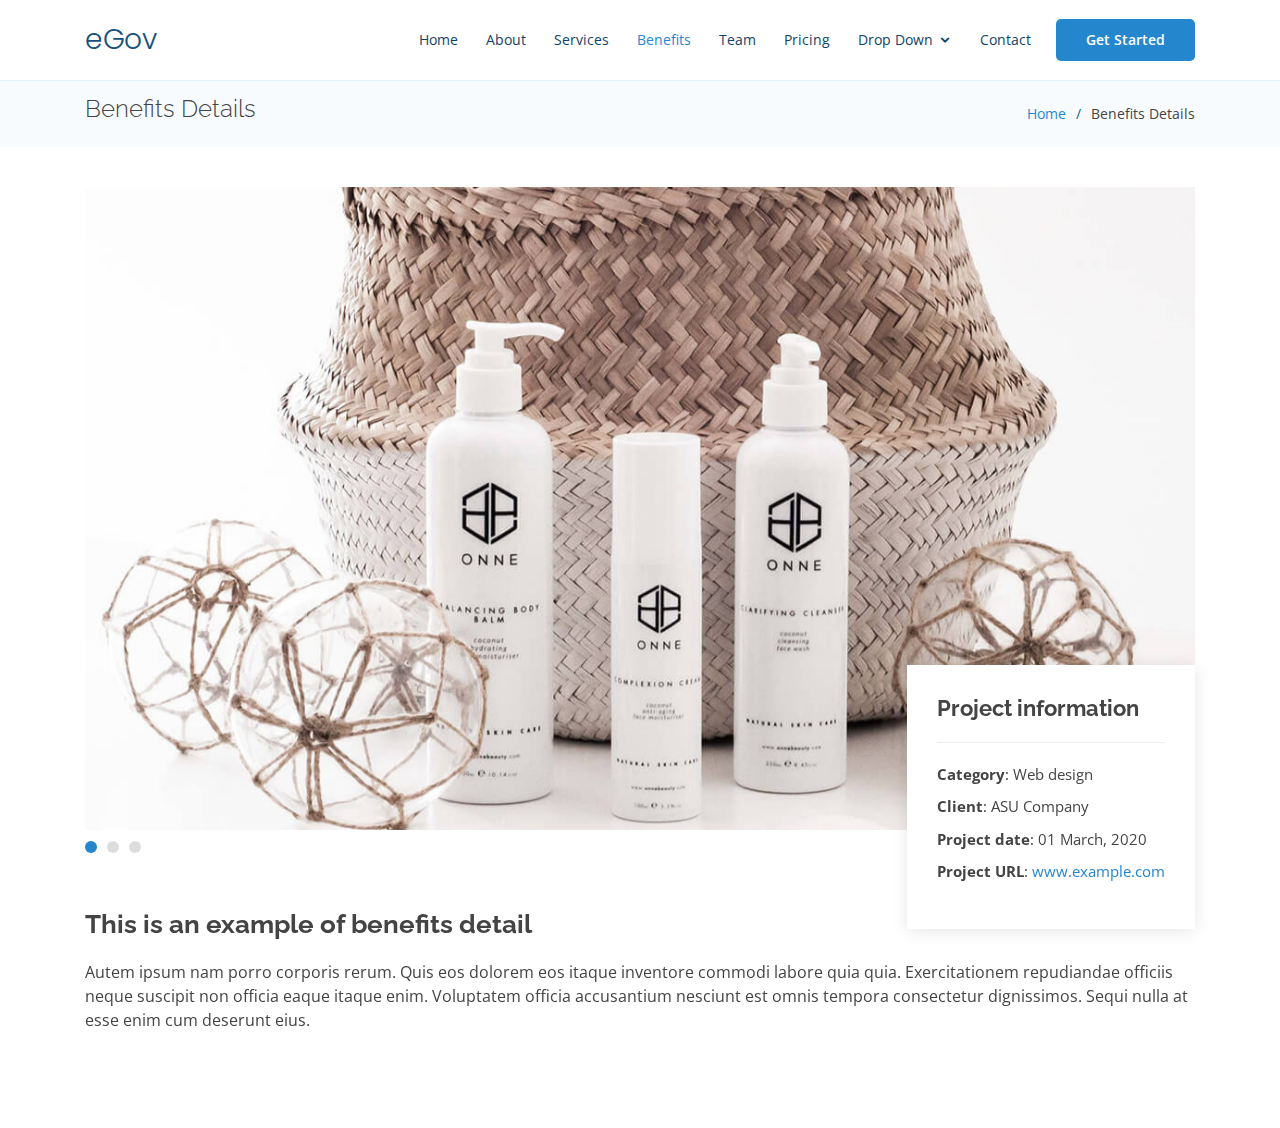
<file: assets/benefits-details.html>
<!DOCTYPE html>
<html lang="en">

<head>
  <meta charset="utf-8">
  <meta content="width=device-width, initial-scale=1.0" name="viewport">

  <title>Benefits Details</title>
  <meta content="" name="descriptison">
  <meta content="" name="keywords">

  <!-- Favicons -->
  <link href="assets/img/favicon.png" rel="icon">
  <link href="assets/img/apple-touch-icon.png" rel="apple-touch-icon">

  <!-- Google Fonts -->
  <link href="https://fonts.googleapis.com/css?family=Open+Sans:300,300i,400,400i,600,600i,700,700i|Raleway:300,300i,400,400i,500,500i,600,600i,700,700i|Poppins:300,300i,400,400i,500,500i,600,600i,700,700i" rel="stylesheet">

  <!-- Vendor CSS Files -->
  <link href="assets/vendor/bootstrap/css/bootstrap.min.css" rel="stylesheet">
  <link href="assets/vendor/icofont/icofont.min.css" rel="stylesheet">
  <link href="assets/vendor/boxicons/css/boxicons.min.css" rel="stylesheet">
  <link href="assets/vendor/remixicon/remixicon.css" rel="stylesheet">
  <link href="assets/vendor/venobox/venobox.css" rel="stylesheet">
  <link href="assets/vendor/owl.carousel/assets/owl.carousel.min.css" rel="stylesheet">
  <link href="assets/vendor/aos/aos.css" rel="stylesheet">

  <!-- Template Main CSS File -->
  <link href="assets/css/style.css" rel="stylesheet">

</head>

<body>

  <!-- ======= Header ======= -->
  <header id="header" class="fixed-top">
    <div class="container d-flex align-items-center">

      <h1 class="logo mr-auto"><a href="index.html">eGov</a></h1>
      <!-- Uncomment below if you prefer to use an image logo -->
      <!-- <a href="index.html" class="logo mr-auto"><img src="assets/img/logo.png" alt="" class="img-fluid"></a>-->

      <nav class="nav-menu d-none d-lg-block">
        <ul>
          <li><a href="index.html">Home</a></li>
          <li><a href="#about">About</a></li>
          <li><a href="#services">Services</a></li>
          <li class="active"><a href="#benefits">Benefits</a></li>
          <li><a href="#team">Team</a></li>
          <li><a href="#pricing">Pricing</a></li>
          <li class="drop-down"><a href="">Drop Down</a>
            <ul>
              <li><a href="#">Drop Down 1</a></li>
              <li class="drop-down"><a href="#">Deep Drop Down</a>
                <ul>
                  <li><a href="#">Deep Drop Down 1</a></li>
                  <li><a href="#">Deep Drop Down 2</a></li>
                  <li><a href="#">Deep Drop Down 3</a></li>
                  <li><a href="#">Deep Drop Down 4</a></li>
                  <li><a href="#">Deep Drop Down 5</a></li>
                </ul>
              </li>
              <li><a href="#">Drop Down 2</a></li>
              <li><a href="#">Drop Down 3</a></li>
              <li><a href="#">Drop Down 4</a></li>
            </ul>
          </li>
          <li><a href="#contact">Contact</a></li>

        </ul>
      </nav><!-- .nav-menu -->

      <a href="#about" class="get-started-btn scrollto">Get Started</a>

    </div>
  </header><!-- End Header -->

  <main id="main">

    <!-- ======= Breadcrumbs ======= -->
    <section id="breadcrumbs" class="breadcrumbs">
      <div class="container">

        <div class="d-flex justify-content-between align-items-center">
          <h2>Benefits Details</h2>
          <ol>
            <li><a href="index.html">Home</a></li>
            <li>Benefits Details</li>
          </ol>
        </div>

      </div>
    </section><!-- End Breadcrumbs -->

    <!-- ======= Benefits Details Section ======= -->
    <section id="benefits-details" class="benefits-details">
      <div class="container" data-aos="fade-up">

        <div class="benefits-details-container">

          <div class="owl-carousel benefits-details-carousel">
            <img src="assets/img/benefits/benefits-details-1.jpg" class="img-fluid" alt="">
            <img src="assets/img/benefits/benefits-details-2.jpg" class="img-fluid" alt="">
            <img src="assets/img/benefits/benefits-details-3.jpg" class="img-fluid" alt="">
          </div>

          <div class="benefits-info">
            <h3>Project information</h3>
            <ul>
              <li><strong>Category</strong>: Web design</li>
              <li><strong>Client</strong>: ASU Company</li>
              <li><strong>Project date</strong>: 01 March, 2020</li>
              <li><strong>Project URL</strong>: <a href="#">www.example.com</a></li>
            </ul>
          </div>

        </div>

        <div class="benefits-description">
          <h2>This is an example of benefits detail</h2>
          <p>
            Autem ipsum nam porro corporis rerum. Quis eos dolorem eos itaque inventore commodi labore quia quia. Exercitationem repudiandae officiis neque suscipit non officia eaque itaque enim. Voluptatem officia accusantium nesciunt est omnis tempora consectetur dignissimos. Sequi nulla at esse enim cum deserunt eius.
          </p>
        </div>

      </div>
    </section><!-- End Benefits Details Section -->

  </main><!-- End #main -->

  <a href="#" class="back-to-top"><i class="ri-arrow-up-line"></i></a>
  <div id="preloader"></div>

  <!-- Vendor JS Files -->
  <script src="assets/vendor/jquery/jquery.min.js"></script>
  <script src="assets/vendor/bootstrap/js/bootstrap.bundle.min.js"></script>
  <script src="assets/vendor/jquery.easing/jquery.easing.min.js"></script>
  <script src="assets/vendor/php-email-form/validate.js"></script>
  <script src="assets/vendor/waypoints/jquery.waypoints.min.js"></script>
  <script src="assets/vendor/counterup/counterup.min.js"></script>
  <script src="assets/vendor/venobox/venobox.min.js"></script>
  <script src="assets/vendor/owl.carousel/owl.carousel.min.js"></script>
  <script src="assets/vendor/isotope-layout/isotope.pkgd.min.js"></script>
  <script src="assets/vendor/aos/aos.js"></script>

  <!-- Template Main JS File -->
  <script src="assets/js/main.js"></script>

</body>

</html>
</file>
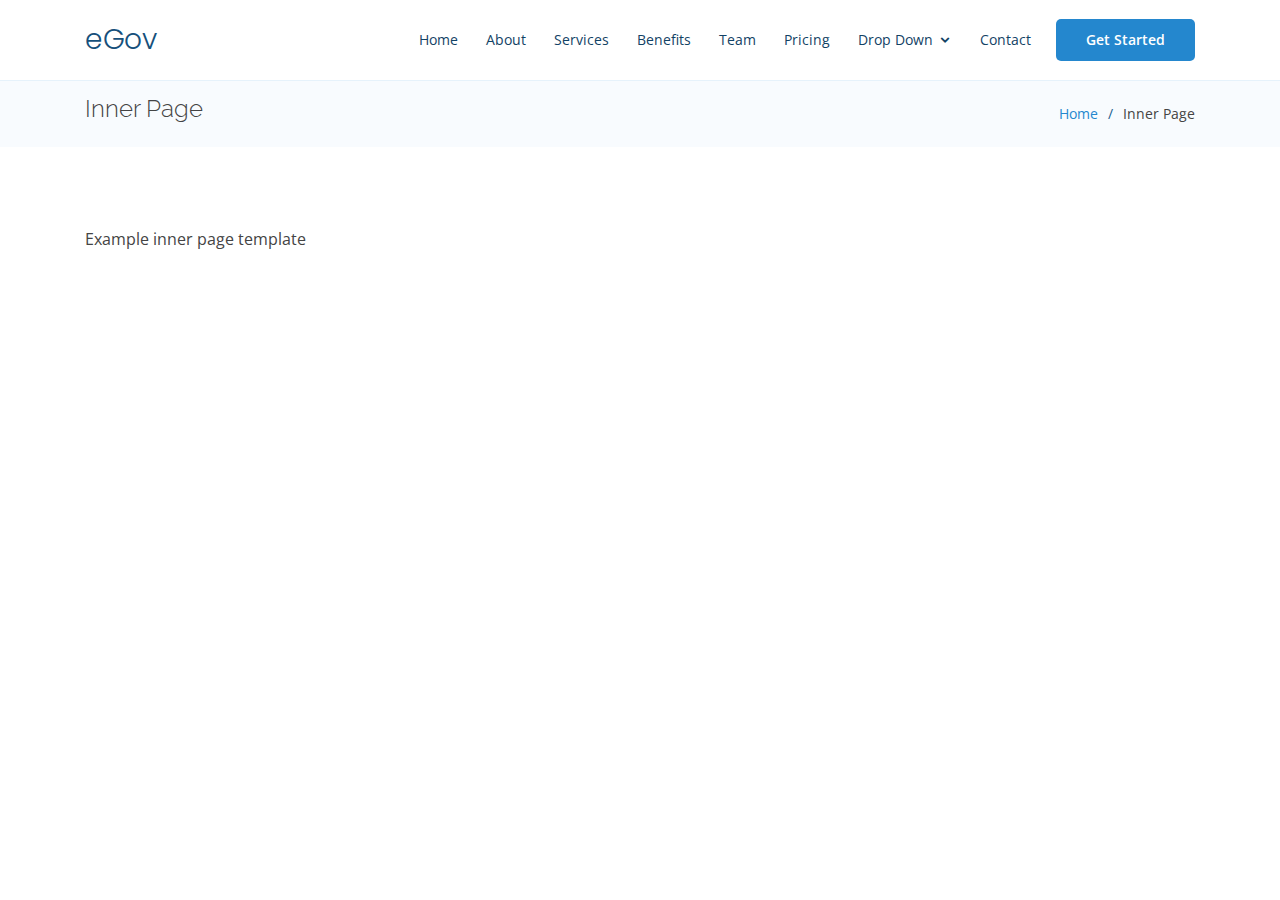
<file: assets/inner-page.html>
<!DOCTYPE html>
<html lang="en">

<head>
  <meta charset="utf-8">
  <meta content="width=device-width, initial-scale=1.0" name="viewport">

  <title>eGov</title>
  <meta content="" name="descriptison">
  <meta content="" name="keywords">

  <!-- Favicons -->
  <link href="assets/img/favicon.png" rel="icon">
  <link href="assets/img/apple-touch-icon.png" rel="apple-touch-icon">

  <!-- Google Fonts -->
  <link href="https://fonts.googleapis.com/css?family=Open+Sans:300,300i,400,400i,600,600i,700,700i|Raleway:300,300i,400,400i,500,500i,600,600i,700,700i|Poppins:300,300i,400,400i,500,500i,600,600i,700,700i" rel="stylesheet">

  <!-- Vendor CSS Files -->
  <link href="assets/vendor/bootstrap/css/bootstrap.min.css" rel="stylesheet">
  <link href="assets/vendor/icofont/icofont.min.css" rel="stylesheet">
  <link href="assets/vendor/boxicons/css/boxicons.min.css" rel="stylesheet">
  <link href="assets/vendor/remixicon/remixicon.css" rel="stylesheet">
  <link href="assets/vendor/venobox/venobox.css" rel="stylesheet">
  <link href="assets/vendor/owl.carousel/assets/owl.carousel.min.css" rel="stylesheet">
  <link href="assets/vendor/aos/aos.css" rel="stylesheet">

  <!-- Template Main CSS File -->
  <link href="assets/css/style.css" rel="stylesheet">

</head>

<body>

  <!-- ======= Header ======= -->
  <header id="header" class="fixed-top">
    <div class="container d-flex align-items-center">

      <h1 class="logo mr-auto"><a href="index.html">eGov</a></h1>
      <!-- Uncomment below if you prefer to use an image logo -->
      <!-- <a href="index.html" class="logo mr-auto"><img src="assets/img/logo.png" alt="" class="img-fluid"></a>-->

      <nav class="nav-menu d-none d-lg-block">
        <ul>
          <li><a href="index.html">Home</a></li>
          <li><a href="#about">About</a></li>
          <li><a href="#services">Services</a></li>
          <li><a href="#benefits">Benefits</a></li>
          <li><a href="#team">Team</a></li>
          <li><a href="#pricing">Pricing</a></li>
          <li class="drop-down"><a href="">Drop Down</a>
            <ul>
              <li><a href="#">Drop Down 1</a></li>
              <li class="drop-down"><a href="#">Deep Drop Down</a>
                <ul>
                  <li><a href="#">Deep Drop Down 1</a></li>
                  <li><a href="#">Deep Drop Down 2</a></li>
                  <li><a href="#">Deep Drop Down 3</a></li>
                  <li><a href="#">Deep Drop Down 4</a></li>
                  <li><a href="#">Deep Drop Down 5</a></li>
                </ul>
              </li>
              <li><a href="#">Drop Down 2</a></li>
              <li><a href="#">Drop Down 3</a></li>
              <li><a href="#">Drop Down 4</a></li>
            </ul>
          </li>
          <li><a href="#contact">Contact</a></li>

        </ul>
      </nav><!-- .nav-menu -->

      <a href="#about" class="get-started-btn scrollto">Get Started</a>

    </div>
  </header><!-- End Header -->

  <main id="main">

    <!-- ======= Breadcrumbs ======= -->
    <section class="breadcrumbs">
      <div class="container">

        <div class="d-flex justify-content-between align-items-center">
          <h2>Inner Page</h2>
          <ol>
            <li><a href="index.html">Home</a></li>
            <li>Inner Page</li>
          </ol>
        </div>

      </div>
    </section><!-- End Breadcrumbs -->

    <section class="inner-page">
      <div class="container">
        <p>
          Example inner page template
        </p>
      </div>
    </section>

  </main><!-- End #main -->

  <a href="#" class="back-to-top"><i class="ri-arrow-up-line"></i></a>
  <div id="preloader"></div>

  <!-- Vendor JS Files -->
  <script src="assets/vendor/jquery/jquery.min.js"></script>
  <script src="assets/vendor/bootstrap/js/bootstrap.bundle.min.js"></script>
  <script src="assets/vendor/jquery.easing/jquery.easing.min.js"></script>
  <script src="assets/vendor/php-email-form/validate.js"></script>
  <script src="assets/vendor/waypoints/jquery.waypoints.min.js"></script>
  <script src="assets/vendor/counterup/counterup.min.js"></script>
  <script src="assets/vendor/venobox/venobox.min.js"></script>
  <script src="assets/vendor/owl.carousel/owl.carousel.min.js"></script>
  <script src="assets/vendor/isotope-layout/isotope.pkgd.min.js"></script>
  <script src="assets/vendor/aos/aos.js"></script>

  <!-- Template Main JS File -->
  <script src="assets/js/main.js"></script>

</body>

</html>
</file>
<file: assets/assets/vendor/venobox/venobox.css>
/* ------ venobox.css --------*/
.vbox-overlay *, .vbox-overlay *:before, .vbox-overlay *:after{
    -webkit-backface-visibility: hidden;
    -webkit-box-sizing:border-box;
    -moz-box-sizing:border-box;
    box-sizing:border-box;
}
.vbox-overlay * { 
    -webkit-backface-visibility: visible;
    backface-visibility: visible;
}
.vbox-overlay{
    display: -webkit-flex;
    display: flex;
    -webkit-flex-direction: column;
    flex-direction: column;
    -webkit-justify-content: center;
    justify-content: center;
    -webkit-align-items: center;
    align-items: center;
    position: fixed;
    left: 0;
    top: 0;
    bottom: 0;
    right: 0;
    z-index: 999999;
}

/* ----- navigation ----- */
.vbox-title{
    width: 100%;
    height: 40px;
    float: left;
    text-align: center;
    line-height: 28px;
    font-size: 12px;
    padding: 6px 50px;
    overflow: hidden;
    position: fixed;
    display: none;
    left: 0;
    z-index: 89;
}
.vbox-close{
    cursor: pointer;
    position: fixed;
    top: -1px;
    right: 0;
    width: 50px;
    height: 40px;
    padding: 6px;
    display: block;
    background-position:10px center;
    overflow: hidden;
    font-size: 24px;
    line-height: 1;
    text-align: center;
    z-index: 99;
}
.vbox-left{
    cursor: pointer;
    position: fixed;
    left: 0;
    height: 40px;
    overflow: hidden;
    line-height: 28px;
    font-size: 12px;
    z-index: 99;
    display: flex;
    align-items:center;
}
.vbox-num{
    display: inline-block;
    margin: 6px 0 6px 15px;
}
/* ----- Social share ----- */
.vbox-share{
    line-height: 28px;
    font-size: 12px;
    overflow: hidden;
    position: fixed;
    left: 0;
    z-index: 98;
    display: flex;
    align-items:center;
    justify-content: center;
    width: 100%;
    text-align: center;
}
.vbox-share svg{
    max-height: 28px;
    width: 28px;
    z-index: 10;
    margin-left: 12px;
    margin-top: 6px;
    margin-bottom: 6px;
    vertical-align: middle;
}


/* ----- navigation ARROWS ----- */
.vbox-next, .vbox-prev{
    position: fixed;
    top: 50%;
    margin-top: -15px;
    overflow: hidden;
    cursor: pointer;
    display: block;
    width: 45px;
    height: 45px;
    z-index: 99;
}
.vbox-next span, .vbox-prev span{
    position: relative;
    width: 20px;
    height: 20px;
    border: 2px solid transparent;
    border-top-color: #B6B6B6;
    border-right-color: #B6B6B6;
    text-indent: -100px;
    position: absolute;
    top: 8px;
    display: block;
}
.vbox-prev{
    left: 15px;
}
.vbox-next{
    right: 15px;
}
.vbox-prev span{
    left: 10px;
    -ms-transform: rotate(-135deg);
    -webkit-transform: rotate(-135deg);
    transform: rotate(-135deg);
}
.vbox-next span{
    -ms-transform: rotate(45deg);
    -webkit-transform: rotate(45deg);
    transform: rotate(45deg);
    right: 10px;
}
/* ------- inline window ------ */
.vbox-inline{
    width: 420px;
    height: 315px;
    height: 70vh;
    padding: 10px;
    background: #fff;
    margin: 0 auto;
    overflow: auto;
    text-align: left;
}
/* ------- Video & iFrames window ------ */
.venoframe{
    max-width: 100%;
    width: 100%;
    border: none;
    width: 100%;
    height: 260px;
    height: 70vh;
}
.venoframe.vbvid{
    height: 260px;
}
@media (min-width: 768px) {
    .venoframe, .vbox-inline{
        width: 90%;
        height: 360px;
        height: 70vh;
    }
    .venoframe.vbvid{
        width: 640px;
        height: 360px;
    }
}
@media (min-width: 992px) {
    .venoframe, .vbox-inline{
        max-width: 1200px;
        width: 80%;
        height: 540px;
        height: 70vh;
    }
    .venoframe.vbvid{
        width: 960px;
        height: 540px;
    }
}
/* 
Please do NOT edit this part! 
or at least read this note: http://i.imgur.com/7C0ws9e.gif
*/
.vbox-open{
    overflow: hidden;
}
.vbox-container{
    position: absolute;
    left: 0;
    right: 0;
    top: 0;
    bottom: 0;
    overflow-x: hidden;
    overflow-y: scroll;
    overflow-scrolling: touch;
    -webkit-overflow-scrolling: touch;
    z-index: 20;
    max-height: 100%;

}

.vbox-content{
    text-align: center;
    float: left;
    width: 100%;
    position: relative;
    overflow: hidden;
    padding: 20px 4%;
}
.vbox-container img{
    max-width: 100%;
    height: auto;
}
.vbox-figlio{
    box-shadow: 0 0 12px rgba(0,0,0,0.19), 0 6px 6px rgba(0,0,0,0.23);
    max-width: 100%;
    text-align: initial;
}
img.vbox-figlio{
    -webkit-user-select: none;
-khtml-user-select: none;
-moz-user-select: none;
-o-user-select: none;
user-select: none;
}
.vbox-content.swipe-left{
    margin-left: -200px !important;
}
.vbox-content.swipe-right{
    margin-left: 200px !important;
}
.vbox-animated{
    webkit-transition: margin 300ms ease-out;
    transition: margin 300ms ease-out;
}

/* ---------- preloader ----------
 * SPINKIT 
 * http://tobiasahlin.com/spinkit/
-------------------------------- */
.sk-double-bounce,.sk-rotating-plane{width:40px;height:40px;margin:40px auto}.sk-rotating-plane{background-color:#333;-webkit-animation:sk-rotatePlane 1.2s infinite ease-in-out;animation:sk-rotatePlane 1.2s infinite ease-in-out}@-webkit-keyframes sk-rotatePlane{0%{-webkit-transform:perspective(120px) rotateX(0) rotateY(0);transform:perspective(120px) rotateX(0) rotateY(0)}50%{-webkit-transform:perspective(120px) rotateX(-180.1deg) rotateY(0);transform:perspective(120px) rotateX(-180.1deg) rotateY(0)}100%{-webkit-transform:perspective(120px) rotateX(-180deg) rotateY(-179.9deg);transform:perspective(120px) rotateX(-180deg) rotateY(-179.9deg)}}@keyframes sk-rotatePlane{0%{-webkit-transform:perspective(120px) rotateX(0) rotateY(0);transform:perspective(120px) rotateX(0) rotateY(0)}50%{-webkit-transform:perspective(120px) rotateX(-180.1deg) rotateY(0);transform:perspective(120px) rotateX(-180.1deg) rotateY(0)}100%{-webkit-transform:perspective(120px) rotateX(-180deg) rotateY(-179.9deg);transform:perspective(120px) rotateX(-180deg) rotateY(-179.9deg)}}.sk-double-bounce{position:relative}.sk-double-bounce .sk-child{width:100%;height:100%;border-radius:50%;background-color:#333;opacity:.6;position:absolute;top:0;left:0;-webkit-animation:sk-doubleBounce 2s infinite ease-in-out;animation:sk-doubleBounce 2s infinite ease-in-out}.sk-chasing-dots .sk-child,.sk-spinner-pulse,.sk-three-bounce .sk-child{background-color:#333;border-radius:100%}.sk-double-bounce .sk-double-bounce2{-webkit-animation-delay:-1s;animation-delay:-1s}@-webkit-keyframes sk-doubleBounce{0%,100%{-webkit-transform:scale(0);transform:scale(0)}50%{-webkit-transform:scale(1);transform:scale(1)}}@keyframes sk-doubleBounce{0%,100%{-webkit-transform:scale(0);transform:scale(0)}50%{-webkit-transform:scale(1);transform:scale(1)}}.sk-wave{margin:40px auto;width:50px;height:40px;text-align:center;font-size:10px}.sk-wave .sk-rect{background-color:#333;height:100%;width:6px;display:inline-block;-webkit-animation:sk-waveStretchDelay 1.2s infinite ease-in-out;animation:sk-waveStretchDelay 1.2s infinite ease-in-out}.sk-wave .sk-rect1{-webkit-animation-delay:-1.2s;animation-delay:-1.2s}.sk-wave .sk-rect2{-webkit-animation-delay:-1.1s;animation-delay:-1.1s}.sk-wave .sk-rect3{-webkit-animation-delay:-1s;animation-delay:-1s}.sk-wave .sk-rect4{-webkit-animation-delay:-.9s;animation-delay:-.9s}.sk-wave .sk-rect5{-webkit-animation-delay:-.8s;animation-delay:-.8s}@-webkit-keyframes sk-waveStretchDelay{0%,100%,40%{-webkit-transform:scaleY(.4);transform:scaleY(.4)}20%{-webkit-transform:scaleY(1);transform:scaleY(1)}}@keyframes sk-waveStretchDelay{0%,100%,40%{-webkit-transform:scaleY(.4);transform:scaleY(.4)}20%{-webkit-transform:scaleY(1);transform:scaleY(1)}}.sk-wandering-cubes{margin:40px auto;width:40px;height:40px;position:relative}.sk-wandering-cubes .sk-cube{background-color:#333;width:10px;height:10px;position:absolute;top:0;left:0;-webkit-animation:sk-wanderingCube 1.8s ease-in-out -1.8s infinite both;animation:sk-wanderingCube 1.8s ease-in-out -1.8s infinite both}.sk-chasing-dots,.sk-spinner-pulse{width:40px;height:40px;margin:40px auto}.sk-wandering-cubes .sk-cube2{-webkit-animation-delay:-.9s;animation-delay:-.9s}@-webkit-keyframes sk-wanderingCube{0%{-webkit-transform:rotate(0);transform:rotate(0)}25%{-webkit-transform:translateX(30px) rotate(-90deg) scale(.5);transform:translateX(30px) rotate(-90deg) scale(.5)}50%{-webkit-transform:translateX(30px) translateY(30px) rotate(-179deg);transform:translateX(30px) translateY(30px) rotate(-179deg)}50.1%{-webkit-transform:translateX(30px) translateY(30px) rotate(-180deg);transform:translateX(30px) translateY(30px) rotate(-180deg)}75%{-webkit-transform:translateX(0) translateY(30px) rotate(-270deg) scale(.5);transform:translateX(0) translateY(30px) rotate(-270deg) scale(.5)}100%{-webkit-transform:rotate(-360deg);transform:rotate(-360deg)}}@keyframes sk-wanderingCube{0%{-webkit-transform:rotate(0);transform:rotate(0)}25%{-webkit-transform:translateX(30px) rotate(-90deg) scale(.5);transform:translateX(30px) rotate(-90deg) scale(.5)}50%{-webkit-transform:translateX(30px) translateY(30px) rotate(-179deg);transform:translateX(30px) translateY(30px) rotate(-179deg)}50.1%{-webkit-transform:translateX(30px) translateY(30px) rotate(-180deg);transform:translateX(30px) translateY(30px) rotate(-180deg)}75%{-webkit-transform:translateX(0) translateY(30px) rotate(-270deg) scale(.5);transform:translateX(0) translateY(30px) rotate(-270deg) scale(.5)}100%{-webkit-transform:rotate(-360deg);transform:rotate(-360deg)}}.sk-spinner-pulse{-webkit-animation:sk-pulseScaleOut 1s infinite ease-in-out;animation:sk-pulseScaleOut 1s infinite ease-in-out}@-webkit-keyframes sk-pulseScaleOut{0%{-webkit-transform:scale(0);transform:scale(0)}100%{-webkit-transform:scale(1);transform:scale(1);opacity:0}}@keyframes sk-pulseScaleOut{0%{-webkit-transform:scale(0);transform:scale(0)}100%{-webkit-transform:scale(1);transform:scale(1);opacity:0}}.sk-chasing-dots{position:relative;text-align:center;-webkit-animation:sk-chasingDotsRotate 2s infinite linear;animation:sk-chasingDotsRotate 2s infinite linear}.sk-chasing-dots .sk-child{width:60%;height:60%;display:inline-block;position:absolute;top:0;-webkit-animation:sk-chasingDotsBounce 2s infinite ease-in-out;animation:sk-chasingDotsBounce 2s infinite ease-in-out}.sk-chasing-dots .sk-dot2{top:auto;bottom:0;-webkit-animation-delay:-1s;animation-delay:-1s}@-webkit-keyframes sk-chasingDotsRotate{100%{-webkit-transform:rotate(360deg);transform:rotate(360deg)}}@keyframes sk-chasingDotsRotate{100%{-webkit-transform:rotate(360deg);transform:rotate(360deg)}}@-webkit-keyframes sk-chasingDotsBounce{0%,100%{-webkit-transform:scale(0);transform:scale(0)}50%{-webkit-transform:scale(1);transform:scale(1)}}@keyframes sk-chasingDotsBounce{0%,100%{-webkit-transform:scale(0);transform:scale(0)}50%{-webkit-transform:scale(1);transform:scale(1)}}.sk-three-bounce{margin:40px auto;width:80px;text-align:center}.sk-three-bounce .sk-child{width:20px;height:20px;display:inline-block;-webkit-animation:sk-three-bounce 1.4s ease-in-out 0s infinite both;animation:sk-three-bounce 1.4s ease-in-out 0s infinite both}.sk-circle .sk-child:before,.sk-fading-circle .sk-circle:before{display:block;border-radius:100%;content:'';background-color:#333}.sk-three-bounce .sk-bounce1{-webkit-animation-delay:-.32s;animation-delay:-.32s}.sk-three-bounce .sk-bounce2{-webkit-animation-delay:-.16s;animation-delay:-.16s}@-webkit-keyframes sk-three-bounce{0%,100%,80%{-webkit-transform:scale(0);transform:scale(0)}40%{-webkit-transform:scale(1);transform:scale(1)}}@keyframes sk-three-bounce{0%,100%,80%{-webkit-transform:scale(0);transform:scale(0)}40%{-webkit-transform:scale(1);transform:scale(1)}}.sk-circle{margin:40px auto;width:40px;height:40px;position:relative}.sk-circle .sk-child{width:100%;height:100%;position:absolute;left:0;top:0}.sk-circle .sk-child:before{margin:0 auto;width:15%;height:15%;-webkit-animation:sk-circleBounceDelay 1.2s infinite ease-in-out both;animation:sk-circleBounceDelay 1.2s infinite ease-in-out both}.sk-circle .sk-circle2{-webkit-transform:rotate(30deg);-ms-transform:rotate(30deg);transform:rotate(30deg)}.sk-circle .sk-circle3{-webkit-transform:rotate(60deg);-ms-transform:rotate(60deg);transform:rotate(60deg)}.sk-circle .sk-circle4{-webkit-transform:rotate(90deg);-ms-transform:rotate(90deg);transform:rotate(90deg)}.sk-circle .sk-circle5{-webkit-transform:rotate(120deg);-ms-transform:rotate(120deg);transform:rotate(120deg)}.sk-circle .sk-circle6{-webkit-transform:rotate(150deg);-ms-transform:rotate(150deg);transform:rotate(150deg)}.sk-circle .sk-circle7{-webkit-transform:rotate(180deg);-ms-transform:rotate(180deg);transform:rotate(180deg)}.sk-circle .sk-circle8{-webkit-transform:rotate(210deg);-ms-transform:rotate(210deg);transform:rotate(210deg)}.sk-circle .sk-circle9{-webkit-transform:rotate(240deg);-ms-transform:rotate(240deg);transform:rotate(240deg)}.sk-circle .sk-circle10{-webkit-transform:rotate(270deg);-ms-transform:rotate(270deg);transform:rotate(270deg)}.sk-circle .sk-circle11{-webkit-transform:rotate(300deg);-ms-transform:rotate(300deg);transform:rotate(300deg)}.sk-circle .sk-circle12{-webkit-transform:rotate(330deg);-ms-transform:rotate(330deg);transform:rotate(330deg)}.sk-circle .sk-circle2:before{-webkit-animation-delay:-1.1s;animation-delay:-1.1s}.sk-circle .sk-circle3:before{-webkit-animation-delay:-1s;animation-delay:-1s}.sk-circle .sk-circle4:before{-webkit-animation-delay:-.9s;animation-delay:-.9s}.sk-circle .sk-circle5:before{-webkit-animation-delay:-.8s;animation-delay:-.8s}.sk-circle .sk-circle6:before{-webkit-animation-delay:-.7s;animation-delay:-.7s}.sk-circle .sk-circle7:before{-webkit-animation-delay:-.6s;animation-delay:-.6s}.sk-circle .sk-circle8:before{-webkit-animation-delay:-.5s;animation-delay:-.5s}.sk-circle .sk-circle9:before{-webkit-animation-delay:-.4s;animation-delay:-.4s}.sk-circle .sk-circle10:before{-webkit-animation-delay:-.3s;animation-delay:-.3s}.sk-circle .sk-circle11:before{-webkit-animation-delay:-.2s;animation-delay:-.2s}.sk-circle .sk-circle12:before{-webkit-animation-delay:-.1s;animation-delay:-.1s}@-webkit-keyframes sk-circleBounceDelay{0%,100%,80%{-webkit-transform:scale(0);transform:scale(0)}40%{-webkit-transform:scale(1);transform:scale(1)}}@keyframes sk-circleBounceDelay{0%,100%,80%{-webkit-transform:scale(0);transform:scale(0)}40%{-webkit-transform:scale(1);transform:scale(1)}}.sk-cube-grid{width:40px;height:40px;margin:40px auto}.sk-cube-grid .sk-cube{width:33.33%;height:33.33%;background-color:#333;float:left;-webkit-animation:sk-cubeGridScaleDelay 1.3s infinite ease-in-out;animation:sk-cubeGridScaleDelay 1.3s infinite ease-in-out}.sk-cube-grid .sk-cube1{-webkit-animation-delay:.2s;animation-delay:.2s}.sk-cube-grid .sk-cube2{-webkit-animation-delay:.3s;animation-delay:.3s}.sk-cube-grid .sk-cube3{-webkit-animation-delay:.4s;animation-delay:.4s}.sk-cube-grid .sk-cube4{-webkit-animation-delay:.1s;animation-delay:.1s}.sk-cube-grid .sk-cube5{-webkit-animation-delay:.2s;animation-delay:.2s}.sk-cube-grid .sk-cube6{-webkit-animation-delay:.3s;animation-delay:.3s}.sk-cube-grid .sk-cube7{-webkit-animation-delay:0ms;animation-delay:0ms}.sk-cube-grid .sk-cube8{-webkit-animation-delay:.1s;animation-delay:.1s}.sk-cube-grid .sk-cube9{-webkit-animation-delay:.2s;animation-delay:.2s}@-webkit-keyframes sk-cubeGridScaleDelay{0%,100%,70%{-webkit-transform:scale3D(1,1,1);transform:scale3D(1,1,1)}35%{-webkit-transform:scale3D(0,0,1);transform:scale3D(0,0,1)}}@keyframes sk-cubeGridScaleDelay{0%,100%,70%{-webkit-transform:scale3D(1,1,1);transform:scale3D(1,1,1)}35%{-webkit-transform:scale3D(0,0,1);transform:scale3D(0,0,1)}}.sk-fading-circle{margin:40px auto;width:40px;height:40px;position:relative}.sk-fading-circle .sk-circle{width:100%;height:100%;position:absolute;left:0;top:0}.sk-fading-circle .sk-circle:before{margin:0 auto;width:15%;height:15%;-webkit-animation:sk-circleFadeDelay 1.2s infinite ease-in-out both;animation:sk-circleFadeDelay 1.2s infinite ease-in-out both}.sk-fading-circle .sk-circle2{-webkit-transform:rotate(30deg);-ms-transform:rotate(30deg);transform:rotate(30deg)}.sk-fading-circle .sk-circle3{-webkit-transform:rotate(60deg);-ms-transform:rotate(60deg);transform:rotate(60deg)}.sk-fading-circle .sk-circle4{-webkit-transform:rotate(90deg);-ms-transform:rotate(90deg);transform:rotate(90deg)}.sk-fading-circle .sk-circle5{-webkit-transform:rotate(120deg);-ms-transform:rotate(120deg);transform:rotate(120deg)}.sk-fading-circle .sk-circle6{-webkit-transform:rotate(150deg);-ms-transform:rotate(150deg);transform:rotate(150deg)}.sk-fading-circle .sk-circle7{-webkit-transform:rotate(180deg);-ms-transform:rotate(180deg);transform:rotate(180deg)}.sk-fading-circle .sk-circle8{-webkit-transform:rotate(210deg);-ms-transform:rotate(210deg);transform:rotate(210deg)}.sk-fading-circle .sk-circle9{-webkit-transform:rotate(240deg);-ms-transform:rotate(240deg);transform:rotate(240deg)}.sk-fading-circle .sk-circle10{-webkit-transform:rotate(270deg);-ms-transform:rotate(270deg);transform:rotate(270deg)}.sk-fading-circle .sk-circle11{-webkit-transform:rotate(300deg);-ms-transform:rotate(300deg);transform:rotate(300deg)}.sk-fading-circle .sk-circle12{-webkit-transform:rotate(330deg);-ms-transform:rotate(330deg);transform:rotate(330deg)}.sk-fading-circle .sk-circle2:before{-webkit-animation-delay:-1.1s;animation-delay:-1.1s}.sk-fading-circle .sk-circle3:before{-webkit-animation-delay:-1s;animation-delay:-1s}.sk-fading-circle .sk-circle4:before{-webkit-animation-delay:-.9s;animation-delay:-.9s}.sk-fading-circle .sk-circle5:before{-webkit-animation-delay:-.8s;animation-delay:-.8s}.sk-fading-circle .sk-circle6:before{-webkit-animation-delay:-.7s;animation-delay:-.7s}.sk-fading-circle .sk-circle7:before{-webkit-animation-delay:-.6s;animation-delay:-.6s}.sk-fading-circle .sk-circle8:before{-webkit-animation-delay:-.5s;animation-delay:-.5s}.sk-fading-circle .sk-circle9:before{-webkit-animation-delay:-.4s;animation-delay:-.4s}.sk-fading-circle .sk-circle10:before{-webkit-animation-delay:-.3s;animation-delay:-.3s}.sk-fading-circle .sk-circle11:before{-webkit-animation-delay:-.2s;animation-delay:-.2s}.sk-fading-circle .sk-circle12:before{-webkit-animation-delay:-.1s;animation-delay:-.1s}@-webkit-keyframes sk-circleFadeDelay{0%,100%,39%{opacity:0}40%{opacity:1}}@keyframes sk-circleFadeDelay{0%,100%,39%{opacity:0}40%{opacity:1}}.sk-folding-cube{margin:40px auto;width:40px;height:40px;position:relative;-webkit-transform:rotateZ(45deg);transform:rotateZ(45deg)}.sk-folding-cube .sk-cube{float:left;width:50%;height:50%;position:relative;-webkit-transform:scale(1.1);-ms-transform:scale(1.1);transform:scale(1.1)}.sk-folding-cube .sk-cube:before{content:'';position:absolute;top:0;left:0;width:100%;height:100%;background-color:#333;-webkit-animation:sk-foldCubeAngle 2.4s infinite linear both;animation:sk-foldCubeAngle 2.4s infinite linear both;-webkit-transform-origin:100% 100%;-ms-transform-origin:100% 100%;transform-origin:100% 100%}.sk-folding-cube .sk-cube2{-webkit-transform:scale(1.1) rotateZ(90deg);transform:scale(1.1) rotateZ(90deg)}.sk-folding-cube .sk-cube3{-webkit-transform:scale(1.1) rotateZ(180deg);transform:scale(1.1) rotateZ(180deg)}.sk-folding-cube .sk-cube4{-webkit-transform:scale(1.1) rotateZ(270deg);transform:scale(1.1) rotateZ(270deg)}.sk-folding-cube .sk-cube2:before{-webkit-animation-delay:.3s;animation-delay:.3s}.sk-folding-cube .sk-cube3:before{-webkit-animation-delay:.6s;animation-delay:.6s}.sk-folding-cube .sk-cube4:before{-webkit-animation-delay:.9s;animation-delay:.9s}@-webkit-keyframes sk-foldCubeAngle{0%,10%{-webkit-transform:perspective(140px) rotateX(-180deg);transform:perspective(140px) rotateX(-180deg);opacity:0}25%,75%{-webkit-transform:perspective(140px) rotateX(0);transform:perspective(140px) rotateX(0);opacity:1}100%,90%{-webkit-transform:perspective(140px) rotateY(180deg);transform:perspective(140px) rotateY(180deg);opacity:0}}@keyframes sk-foldCubeAngle{0%,10%{-webkit-transform:perspective(140px) rotateX(-180deg);transform:perspective(140px) rotateX(-180deg);opacity:0}25%,75%{-webkit-transform:perspective(140px) rotateX(0);transform:perspective(140px) rotateX(0);opacity:1}100%,90%{-webkit-transform:perspective(140px) rotateY(180deg);transform:perspective(140px) rotateY(180deg);opacity:0}}
</file>
<file: assets/assets/css/style.css>
/*--------------------------------------------------------------
# General
--------------------------------------------------------------*/
body {
  font-family: "Open Sans", sans-serif;
  color: #444444;
}

a {
  color: #2487ce;
}

a:hover {
  color: #469fdf;
  text-decoration: none;
}

h1, h2, h3, h4, h5, h6 {
  font-family: "Raleway", sans-serif;
}

/*--------------------------------------------------------------
# Back to top button
--------------------------------------------------------------*/
.back-to-top {
  position: fixed;
  display: none;
  right: 15px;
  bottom: 15px;
  z-index: 99999;
}

.back-to-top i {
  display: flex;
  align-items: center;
  justify-content: center;
  font-size: 24px;
  width: 40px;
  height: 40px;
  border-radius: 4px;
  background: #2487ce;
  color: #fff;
  transition: all 0.4s;
}

.back-to-top i:hover {
  background: #3e9bdd;
  color: #fff;
}

/*--------------------------------------------------------------
# Preloader
--------------------------------------------------------------*/
#preloader {
  position: fixed;
  top: 0;
  left: 0;
  right: 0;
  bottom: 0;
  z-index: 9999;
  overflow: hidden;
  background: #fff;
}

#preloader:before {
  content: "";
  position: fixed;
  top: calc(50% - 30px);
  left: calc(50% - 30px);
  border: 6px solid #2487ce;
  border-top-color: #fff;
  border-bottom-color: #fff;
  border-radius: 50%;
  width: 60px;
  height: 60px;
  -webkit-animation: animate-preloader 1s linear infinite;
  animation: animate-preloader 1s linear infinite;
}

@-webkit-keyframes animate-preloader {
  0% {
    transform: rotate(0deg);
  }
  100% {
    transform: rotate(360deg);
  }
}

@keyframes animate-preloader {
  0% {
    transform: rotate(0deg);
  }
  100% {
    transform: rotate(360deg);
  }
}

/*--------------------------------------------------------------
# Disable aos animation delay on mobile devices
--------------------------------------------------------------*/
@media screen and (max-width: 768px) {
  [data-aos-delay] {
    transition-delay: 0 !important;
  }
}

/*--------------------------------------------------------------
# Header
--------------------------------------------------------------*/
#header {
  transition: all 0.5s;
  background: #fff;
  z-index: 997;
  padding: 15px 0;
  border-bottom: 1px solid #e6f2fb;
}

#header.header-scrolled {
  border-color: #fff;
  box-shadow: 0px 2px 15px rgba(18, 66, 101, 0.08);
}

#header .logo {
  font-size: 28px;
  margin: 0;
  padding: 0;
  line-height: 1;
  font-weight: 300;
  letter-spacing: 0.5px;
  font-family: "Poppins", sans-serif;
}

#header .logo a {
  color: #16507b;
}

#header .logo img {
  max-height: 40px;
}

@media (max-width: 992px) {
  #header .logo {
    font-size: 28px;
  }
}

/*--------------------------------------------------------------
# Navigation Menu
--------------------------------------------------------------*/
/* Desktop Navigation */
.nav-menu ul {
  margin: 0;
  padding: 0;
  list-style: none;
}

.nav-menu > ul {
  display: flex;
}

.nav-menu > ul > li {
  position: relative;
  white-space: nowrap;
  padding: 14px 0 14px 28px;
}

.nav-menu a {
  display: block;
  position: relative;
  color: #124265;
  transition: 0.3s;
  font-size: 14px;
  font-family: "Open Sans", sans-serif;
}

.nav-menu a:hover, .nav-menu .active > a, .nav-menu li:hover > a {
  color: #2487ce;
}

.nav-menu .drop-down ul {
  display: block;
  position: absolute;
  left: 15px;
  top: calc(100% + 30px);
  z-index: 99;
  opacity: 0;
  visibility: hidden;
  padding: 10px 0;
  background: #fff;
  box-shadow: 0px 0px 20px rgba(18, 66, 101, 0.1);
  transition: 0.3s;
  border-radius: 5px;
}

.nav-menu .drop-down:hover > ul {
  opacity: 1;
  top: 100%;
  visibility: visible;
}

.nav-menu .drop-down li {
  min-width: 180px;
  position: relative;
}

.nav-menu .drop-down ul a {
  padding: 10px 20px;
  font-size: 14px;
  font-weight: 500;
  text-transform: none;
  color: #124265;
}

.nav-menu .drop-down ul a:hover, .nav-menu .drop-down ul .active > a, .nav-menu .drop-down ul li:hover > a {
  color: #2487ce;
}

.nav-menu .drop-down > a:after {
  content: "\ea99";
  font-family: IcoFont;
  padding-left: 5px;
}

.nav-menu .drop-down .drop-down ul {
  top: 0;
  left: calc(100% - 30px);
}

.nav-menu .drop-down .drop-down:hover > ul {
  opacity: 1;
  top: 0;
  left: 100%;
}

.nav-menu .drop-down .drop-down > a {
  padding-right: 35px;
}

.nav-menu .drop-down .drop-down > a:after {
  content: "\eaa0";
  font-family: IcoFont;
  position: absolute;
  right: 15px;
}

@media (max-width: 1366px) {
  .nav-menu .drop-down .drop-down ul {
    left: -90%;
  }
  .nav-menu .drop-down .drop-down:hover > ul {
    left: -100%;
  }
  .nav-menu .drop-down .drop-down > a:after {
    content: "\ea9d";
  }
}

/* Get Startet Button */
.get-started-btn {
  margin-left: 25px;
  background: #2487ce;
  color: #fff;
  border-radius: 5px;
  padding: 10px 30px 11px 30px;
  white-space: nowrap;
  transition: 0.3s;
  font-size: 14px;
  font-weight: 600;
  display: inline-block;
}

.get-started-btn:hover {
  background: #2079b8;
  color: #fff;
}

@media (max-width: 768px) {
  .get-started-btn {
    margin: 0 48px 0 0;
    padding: 5px 18px 6px 18px;
    border-radius: 3px;
  }
}

/* Mobile Navigation */
.mobile-nav-toggle {
  position: fixed;
  right: 15px;
  top: 18px;
  z-index: 9998;
  border: 0;
  background: none;
  font-size: 24px;
  transition: all 0.4s;
  outline: none !important;
  line-height: 1;
  cursor: pointer;
  text-align: right;
}

.mobile-nav-toggle i {
  color: #124265;
}

.mobile-nav {
  position: fixed;
  top: 55px;
  right: 15px;
  bottom: 15px;
  left: 15px;
  z-index: 9999;
  overflow-y: auto;
  background: #fff;
  transition: ease-in-out 0.2s;
  opacity: 0;
  visibility: hidden;
  border-radius: 10px;
  padding: 10px 0;
}

.mobile-nav * {
  margin: 0;
  padding: 0;
  list-style: none;
}

.mobile-nav a {
  display: block;
  position: relative;
  color: #124265;
  padding: 10px 20px;
  font-weight: 500;
  outline: none;
}

.mobile-nav a:hover, .mobile-nav .active > a, .mobile-nav li:hover > a {
  color: #2487ce;
  text-decoration: none;
}

.mobile-nav .drop-down > a:after {
  content: "\ea99";
  font-family: IcoFont;
  padding-left: 10px;
  position: absolute;
  right: 15px;
}

.mobile-nav .active.drop-down > a:after {
  content: "\eaa1";
}

.mobile-nav .drop-down > a {
  padding-right: 35px;
}

.mobile-nav .drop-down ul {
  display: none;
  overflow: hidden;
}

.mobile-nav .drop-down li {
  padding-left: 20px;
}

.mobile-nav-overly {
  width: 100%;
  height: 100%;
  z-index: 9997;
  top: 0;
  left: 0;
  position: fixed;
  background: rgba(10, 38, 58, 0.6);
  overflow: hidden;
  display: none;
  transition: ease-in-out 0.2s;
}

.mobile-nav-active {
  overflow: hidden;
}

.mobile-nav-active .mobile-nav {
  opacity: 1;
  visibility: visible;
}

.mobile-nav-active .mobile-nav-toggle i {
  color: #fff;
}

/*--------------------------------------------------------------
# Hero Section
--------------------------------------------------------------*/
#hero {
  width: 100%;
  height: 100vh;
  position: relative;
  background: url("../img/hero-bg.jpg") top center;
  background-size: cover;
  position: relative;
}

#hero:before {
  content: "";
  background: rgba(255, 255, 255, 0.8);
  position: absolute;
  bottom: 0;
  top: 0;
  left: 0;
  right: 0;
}

#hero .container {
  padding-top: 80px;
}

#hero h1 {
  margin: 0;
  font-size: 56px;
  font-weight: 700;
  line-height: 72px;
  color: #124265;
  font-family: "Poppins", sans-serif;
}

#hero h2 {
  color: #5e5e5e;
  margin: 10px 0 0 0;
  font-size: 22px;
}

#hero .btn-get-started {
  font-family: "Poppins", sans-serif;
  font-weight: 500;
  font-size: 14px;
  letter-spacing: 0.5px;
  display: inline-block;
  padding: 14px 50px;
  border-radius: 5px;
  transition: 0.5s;
  margin-top: 30px;
  color: #fff;
  background: #2487ce;
}

#hero .btn-get-started:hover {
  background: #3194db;
}

#hero .icon-boxes {
  margin-top: 100px;
}

#hero .icon-box {
  padding: 50px 30px;
  position: relative;
  overflow: hidden;
  background: #fff;
  box-shadow: 0 0 29px 0 rgba(18, 66, 101, 0.08);
  transition: all 0.3s ease-in-out;
  border-radius: 8px;
  z-index: 1;
}

#hero .icon-box .title {
  font-weight: 700;
  margin-bottom: 15px;
  font-size: 18px;
}

#hero .icon-box .title a {
  color: #124265;
  transition: 0.3s;
}

#hero .icon-box .description {
  font-size: 15px;
  line-height: 28px;
  margin-bottom: 0;
}

#hero .icon-box .icon {
  margin-bottom: 20px;
  padding-top: 10px;
  display: inline-block;
  transition: all 0.3s ease-in-out;
  font-size: 36px;
  line-height: 1;
  color: #2487ce;
}

#hero .icon-box:hover {
  transform: scale(1.08);
}

#hero .icon-box:hover .title a {
  color: #2487ce;
}

@media (min-width: 1024px) {
  #hero {
    background-attachment: fixed;
  }
}

@media (max-width: 992px), (max-height: 500) {
  #hero {
    height: auto;
  }
  #hero h1 {
    font-size: 28px;
    line-height: 36px;
  }
  #hero h2 {
    font-size: 18px;
    line-height: 24px;
  }
}

/*--------------------------------------------------------------
# Sections General
--------------------------------------------------------------*/
section {
  padding: 80px 0;
}

.section-bg {
  background-color: #f8fbfe;
}

.section-title {
  text-align: center;
  padding-bottom: 30px;
}

.section-title h2 {
  font-size: 32px;
  font-weight: bold;
  text-transform: uppercase;
  margin-bottom: 20px;
  padding-bottom: 0;
  color: #124265;
}

.section-title p {
  margin-bottom: 0;
  font-size: 14px;
  color: #919191;
}

/*--------------------------------------------------------------
# About
--------------------------------------------------------------*/
.about .content h3 {
  font-weight: 600;
  font-size: 26px;
}

.about .content ul {
  list-style: none;
  padding: 0;
}

.about .content ul li {
  padding-left: 28px;
  position: relative;
}

.about .content ul li + li {
  margin-top: 10px;
}

.about .content ul i {
  position: absolute;
  left: 0;
  top: 2px;
  font-size: 20px;
  color: #2487ce;
  line-height: 1;
}

.about .content p:last-child {
  margin-bottom: 0;
}

.about .content .btn-learn-more {
  font-family: "Raleway", sans-serif;
  font-weight: 600;
  font-size: 14px;
  letter-spacing: 1px;
  display: inline-block;
  padding: 12px 32px;
  border-radius: 5px;
  transition: 0.3s;
  line-height: 1;
  color: #2487ce;
  -webkit-animation-delay: 0.8s;
  animation-delay: 0.8s;
  margin-top: 6px;
  border: 2px solid #2487ce;
}

.about .content .btn-learn-more:hover {
  background: #2487ce;
  color: #fff;
  text-decoration: none;
}

/*--------------------------------------------------------------
# Counts
--------------------------------------------------------------*/
.counts {
  padding: 60px 0;
}

.counts .count-box {
  width: 100%;
  text-align: center;
}

.counts .count-box span {
  font-size: 48px;
  line-height: 48px;
  display: block;
  font-weight: 700;
  color: #124265;
  margin-left: 80px;
  margin: auto;
}

.counts .count-box p {
  padding: 8px 0 0 0;
  font-family: "Raleway", sans-serif;
  font-weight: 600;
  font-size: 14px;
  color: #1e6ca6;
}

/*--------------------------------------------------------------
# About Video
--------------------------------------------------------------*/
.about-video .content {
  font-size: 15px;
}

.about-video .content h3 {
  font-weight: 700;
  font-size: 24px;
  color: #124265;
}

.about-video .content ul {
  list-style: none;
  padding: 0;
}

.about-video .content ul li {
  padding-bottom: 10px;
  padding-left: 28px;
  position: relative;
}

.about-video .content ul i {
  font-size: 24px;
  color: #2487ce;
  position: absolute;
  left: 0;
  top: -2px;
}

.about-video .content p:last-child {
  margin-bottom: 0;
}

.about-video .play-btn {
  width: 94px;
  height: 94px;
  background: radial-gradient(#2487ce 50%, rgba(36, 135, 206, 0.4) 52%);
  border-radius: 50%;
  display: block;
  position: absolute;
  left: calc(50% - 47px);
  top: calc(50% - 47px);
  overflow: hidden;
}

.about-video .play-btn::after {
  content: '';
  position: absolute;
  left: 50%;
  top: 50%;
  transform: translateX(-40%) translateY(-50%);
  width: 0;
  height: 0;
  border-top: 10px solid transparent;
  border-bottom: 10px solid transparent;
  border-left: 15px solid #fff;
  z-index: 100;
  transition: all 400ms cubic-bezier(0.55, 0.055, 0.675, 0.19);
}

.about-video .play-btn::before {
  content: '';
  position: absolute;
  width: 120px;
  height: 120px;
  -webkit-animation-delay: 0s;
  animation-delay: 0s;
  -webkit-animation: pulsate-btn 2s;
  animation: pulsate-btn 2s;
  -webkit-animation-direction: forwards;
  animation-direction: forwards;
  -webkit-animation-iteration-count: infinite;
  animation-iteration-count: infinite;
  -webkit-animation-timing-function: steps;
  animation-timing-function: steps;
  opacity: 1;
  border-radius: 50%;
  border: 5px solid rgba(36, 135, 206, 0.7);
  top: -15%;
  left: -15%;
  background: rgba(198, 16, 0, 0);
}

.about-video .play-btn:hover::after {
  border-left: 15px solid #2487ce;
  transform: scale(20);
}

.about-video .play-btn:hover::before {
  content: '';
  position: absolute;
  left: 50%;
  top: 50%;
  transform: translateX(-40%) translateY(-50%);
  width: 0;
  height: 0;
  border: none;
  border-top: 10px solid transparent;
  border-bottom: 10px solid transparent;
  border-left: 15px solid #fff;
  z-index: 200;
  -webkit-animation: none;
  animation: none;
  border-radius: 0;
}

@-webkit-keyframes pulsate-btn {
  0% {
    transform: scale(0.6, 0.6);
    opacity: 1;
  }
  100% {
    transform: scale(1, 1);
    opacity: 0;
  }
}

@keyframes pulsate-btn {
  0% {
    transform: scale(0.6, 0.6);
    opacity: 1;
  }
  100% {
    transform: scale(1, 1);
    opacity: 0;
  }
}

/*--------------------------------------------------------------
# Clients
--------------------------------------------------------------*/
.clients {
  padding: 15px 0;
  text-align: center;
}

.clients img {
  max-width: 45%;
  transition: all 0.4s ease-in-out;
  display: inline-block;
  padding: 15px 0;
  -webkit-filter: grayscale(100);
  filter: grayscale(100);
}

.clients img:hover {
  -webkit-filter: none;
  filter: none;
  transform: scale(1.15);
}

@media (max-width: 768px) {
  .clients img {
    max-width: 40%;
  }
}

/*--------------------------------------------------------------
# Testimonials
--------------------------------------------------------------*/
.testimonials .testimonial-item {
  box-sizing: content-box;
  text-align: center;
  min-height: 320px;
}

.testimonials .testimonial-item .testimonial-img {
  width: 90px;
  border-radius: 50%;
  margin: 0 auto;
}

.testimonials .testimonial-item h3 {
  font-size: 18px;
  font-weight: bold;
  margin: 10px 0 5px 0;
  color: #111;
}

.testimonials .testimonial-item h4 {
  font-size: 14px;
  color: #999;
  margin: 0;
}

.testimonials .testimonial-item .quote-icon-left, .testimonials .testimonial-item .quote-icon-right {
  color: #c9e3f5;
  font-size: 26px;
}

.testimonials .testimonial-item .quote-icon-left {
  display: inline-block;
  left: -5px;
  position: relative;
}

.testimonials .testimonial-item .quote-icon-right {
  display: inline-block;
  right: -5px;
  position: relative;
  top: 10px;
}

.testimonials .testimonial-item p {
  font-style: italic;
  margin: 0 15px 15px 15px;
  padding: 20px;
  background: #f3f9fd;
  position: relative;
  margin-bottom: 35px;
  border-radius: 6px;
}

.testimonials .testimonial-item p::after {
  content: "";
  width: 0;
  height: 0;
  border-top: 20px solid #f3f9fd;
  border-right: 20px solid transparent;
  border-left: 20px solid transparent;
  position: absolute;
  bottom: -20px;
  left: calc(50% - 20px);
}

.testimonials .owl-nav, .testimonials .owl-dots {
  margin-top: 5px;
  text-align: center;
}

.testimonials .owl-dot {
  display: inline-block;
  margin: 0 5px;
  width: 12px;
  height: 12px;
  border-radius: 50%;
  background-color: #ddd !important;
}

.testimonials .owl-dot.active {
  background-color: #2487ce !important;
}

@media (max-width: 767px) {
  .testimonials {
    margin: 30px 10px;
  }
}

/*--------------------------------------------------------------
# Services
--------------------------------------------------------------*/
.services .icon-box {
  text-align: center;
  padding: 70px 20px 80px 20px;
  transition: all ease-in-out 0.3s;
  background: #fff;
  box-shadow: 0px 5px 90px 0px rgba(110, 123, 131, 0.05);
}

.services .icon-box .icon {
  margin: 0 auto;
  width: 100px;
  height: 100px;
  display: flex;
  align-items: center;
  justify-content: center;
  transition: ease-in-out 0.3s;
  position: relative;
}

.services .icon-box .icon i {
  font-size: 36px;
  transition: 0.5s;
  position: relative;
}

.services .icon-box .icon svg {
  position: absolute;
  top: 0;
  left: 0;
}

.services .icon-box .icon svg path {
  transition: 0.5s;
  fill: #f5f5f5;
}

.services .icon-box h4 {
  font-weight: 600;
  margin: 10px 0 15px 0;
  font-size: 22px;
}

.services .icon-box h4 a {
  color: #124265;
  transition: ease-in-out 0.3s;
}

.services .icon-box p {
  line-height: 24px;
  font-size: 14px;
  margin-bottom: 0;
}

.services .icon-box:hover {
  border-color: #fff;
  box-shadow: 0px 0 35px 0 rgba(0, 0, 0, 0.08);
}

.services .iconbox-blue i {
  color: #47aeff;
}

.services .iconbox-blue:hover .icon i {
  color: #fff;
}

.services .iconbox-blue:hover .icon path {
  fill: #47aeff;
}

.services .iconbox-orange i {
  color: #ffa76e;
}

.services .iconbox-orange:hover .icon i {
  color: #fff;
}

.services .iconbox-orange:hover .icon path {
  fill: #ffa76e;
}

.services .iconbox-pink i {
  color: #e80368;
}

.services .iconbox-pink:hover .icon i {
  color: #fff;
}

.services .iconbox-pink:hover .icon path {
  fill: #e80368;
}

.services .iconbox-yellow i {
  color: #ffbb2c;
}

.services .iconbox-yellow:hover .icon i {
  color: #fff;
}

.services .iconbox-yellow:hover .icon path {
  fill: #ffbb2c;
}

.services .iconbox-red i {
  color: #ff5828;
}

.services .iconbox-red:hover .icon i {
  color: #fff;
}

.services .iconbox-red:hover .icon path {
  fill: #ff5828;
}

.services .iconbox-teal i {
  color: #11dbcf;
}

.services .iconbox-teal:hover .icon i {
  color: #fff;
}

.services .iconbox-teal:hover .icon path {
  fill: #11dbcf;
}

/*--------------------------------------------------------------
# Cta
--------------------------------------------------------------*/
.cta {
  background: #2487ce;
  background-size: cover;
  padding: 60px 0;
}

.cta h3 {
  color: #fff;
  font-size: 28px;
  font-weight: 700;
}

.cta p {
  color: #fff;
}

.cta .cta-btn {
  font-family: "Raleway", sans-serif;
  font-weight: 600;
  font-size: 14px;
  letter-spacing: 1px;
  display: inline-block;
  padding: 10px 35px;
  border-radius: 5px;
  transition: 0.5s;
  margin-top: 10px;
  border: 2px solid #fff;
  color: #fff;
}

.cta .cta-btn:hover {
  background: #fff;
  color: #2487ce;
}

/*--------------------------------------------------------------
# Benefits
--------------------------------------------------------------*/
.benefits .benefits-item {
  margin-bottom: 30px;
}

.benefits #benefits-flters {
  padding: 0;
  margin: 0 auto 35px auto;
  list-style: none;
  text-align: center;
  border-radius: 50px;
  padding: 2px 15px;
}

.benefits #benefits-flters li {
  cursor: pointer;
  display: inline-block;
  padding: 10px 15px 8px 15px;
  font-size: 14px;
  font-weight: 600;
  line-height: 1;
  text-transform: uppercase;
  color: #444444;
  margin-bottom: 5px;
  transition: all 0.3s ease-in-out;
}

.benefits #benefits-flters li:hover, .benefits #benefits-flters li.filter-active {
  color: #2487ce;
}

.benefits #benefits-flters li:last-child {
  margin-right: 0;
}

.benefits .benefits-wrap {
  transition: 0.3s;
  position: relative;
  overflow: hidden;
  z-index: 1;
}

.benefits .benefits-wrap::before {
  content: "";
  background: rgba(36, 135, 206, 0.6);
  position: absolute;
  left: 30px;
  right: 30px;
  top: 30px;
  bottom: 30px;
  transition: all ease-in-out 0.3s;
  z-index: 2;
  opacity: 0;
}

.benefits .benefits-wrap .benefits-info {
  opacity: 0;
  position: absolute;
  top: 0;
  left: 0;
  right: 0;
  bottom: 0;
  text-align: center;
  z-index: 3;
  transition: all ease-in-out 0.3s;
  display: flex;
  flex-direction: column;
  justify-content: center;
  align-items: center;
}

.benefits .benefits-wrap .benefits-info::before {
  display: block;
  content: "";
  width: 48px;
  height: 48px;
  position: absolute;
  top: 35px;
  left: 35px;
  border-top: 3px solid #fff;
  border-left: 3px solid #fff;
  transition: all 0.5s ease 0s;
  z-index: 9994;
}

.benefits .benefits-wrap .benefits-info::after {
  display: block;
  content: "";
  width: 48px;
  height: 48px;
  position: absolute;
  bottom: 35px;
  right: 35px;
  border-bottom: 3px solid #fff;
  border-right: 3px solid #fff;
  transition: all 0.5s ease 0s;
  z-index: 9994;
}

.benefits .benefits-wrap .benefits-info h4 {
  font-size: 20px;
  color: #fff;
  font-weight: 600;
}

.benefits .benefits-wrap .benefits-info p {
  color: #ffffff;
  font-size: 14px;
  text-transform: uppercase;
  padding: 0;
  margin: 0;
}

.benefits .benefits-wrap .benefits-links {
  text-align: center;
  z-index: 4;
}

.benefits .benefits-wrap .benefits-links a {
  color: rgba(255, 255, 255, 0.6);
  margin: 0 2px;
  font-size: 28px;
  display: inline-block;
  transition: 0.3s;
}

.benefits .benefits-wrap .benefits-links a:hover {
  color: #fff;
}

.benefits .benefits-wrap:hover::before {
  top: 0;
  left: 0;
  right: 0;
  bottom: 0;
  opacity: 1;
}

.benefits .benefits-wrap:hover .benefits-info {
  opacity: 1;
}

.benefits .benefits-wrap:hover .benefits-info::before {
  top: 15px;
  left: 15px;
}

.benefits .benefits-wrap:hover .benefits-info::after {
  bottom: 15px;
  right: 15px;
}

/*--------------------------------------------------------------
# Team
--------------------------------------------------------------*/
.team .member {
  margin-bottom: 20px;
  overflow: hidden;
  text-align: center;
  border-radius: 4px;
  background: #fff;
  box-shadow: 0px 2px 15px rgba(18, 66, 101, 0.08);
}

.team .member .member-img {
  position: relative;
  overflow: hidden;
}

.team .member .social {
  position: absolute;
  left: 0;
  bottom: 0;
  right: 0;
  height: 40px;
  opacity: 0;
  transition: ease-in-out 0.3s;
  text-align: center;
  background: rgba(255, 255, 255, 0.85);
}

.team .member .social a {
  transition: color 0.3s;
  color: #124265;
  margin: 0 10px;
  padding-top: 8px;
  display: inline-block;
}

.team .member .social a:hover {
  color: #2487ce;
}

.team .member .social i {
  font-size: 18px;
  margin: 0 2px;
}

.team .member .member-info {
  padding: 25px 15px;
}

.team .member .member-info h4 {
  font-weight: 700;
  margin-bottom: 5px;
  font-size: 18px;
  color: #124265;
}

.team .member .member-info span {
  display: block;
  font-size: 13px;
  font-weight: 400;
  color: #aaaaaa;
}

.team .member .member-info p {
  font-style: italic;
  font-size: 14px;
  line-height: 26px;
  color: #777777;
}

.team .member:hover .social {
  opacity: 1;
}

/*--------------------------------------------------------------
# Pricing
--------------------------------------------------------------*/
.pricing .box {
  padding: 40px 20px;
  text-align: center;
  border-radius: 8px;
  position: relative;
  overflow: hidden;
  background: #fefefe;
  box-shadow: 0px 5px 90px 0px rgba(110, 123, 131, 0.1);
}

.pricing .box h3 {
  font-weight: 400;
  padding: 15px;
  font-size: 18px;
  text-transform: uppercase;
  font-weight: 600;
  color: #124265;
}

.pricing .box h4 {
  font-size: 42px;
  color: #2487ce;
  font-weight: 500;
  font-family: "Open Sans", sans-serif;
  margin-bottom: 20px;
}

.pricing .box h4 sup {
  font-size: 20px;
  top: -15px;
  left: -3px;
}

.pricing .box h4 span {
  color: #bababa;
  font-size: 16px;
  font-weight: 300;
}

.pricing .box ul {
  padding: 0;
  list-style: none;
  color: #124265;
  text-align: center;
  line-height: 20px;
  font-size: 14px;
}

.pricing .box ul li {
  padding-bottom: 16px;
}

.pricing .box ul .na {
  color: #ccc;
  text-decoration: line-through;
}

.pricing .box .btn-wrap {
  padding: 15px;
  text-align: center;
}

.pricing .box .btn-buy {
  display: inline-block;
  padding: 10px 40px;
  border-radius: 4px;
  color: #2487ce;
  transition: none;
  font-size: 14px;
  font-weight: 400;
  font-family: "Raleway", sans-serif;
  font-weight: 600;
  transition: 0.3s;
  border: 2px solid #2487ce;
}

.pricing .box .btn-buy:hover {
  background: #2487ce;
  color: #fff;
}

.pricing .featured {
  background: #2487ce;
}

.pricing .featured h3, .pricing .featured h4, .pricing .featured h4 span, .pricing .featured ul, .pricing .featured ul .na {
  color: #fff;
}

.pricing .featured .btn-wrap {
  padding: 15px;
  text-align: center;
}

.pricing .featured .btn-buy {
  color: #fff;
  border: 2px solid #fff;
}

.pricing .featured .btn-buy:hover {
  background: #fff;
  color: #2487ce;
}

/*--------------------------------------------------------------
# Frequently Asked Questions
--------------------------------------------------------------*/
.faq .faq-list {
  padding: 0 100px;
}

.faq .faq-list ul {
  padding: 0;
  list-style: none;
}

.faq .faq-list li + li {
  margin-top: 15px;
}

.faq .faq-list li {
  padding: 20px;
  background: #fff;
  border-radius: 4px;
  position: relative;
}

.faq .faq-list a {
  display: block;
  position: relative;
  font-family: "Poppins", sans-serif;
  font-size: 16px;
  line-height: 24px;
  font-weight: 500;
  padding: 0 30px;
  outline: none;
}

.faq .faq-list .icon-help {
  font-size: 24px;
  position: absolute;
  right: 0;
  left: 20px;
  color: #87c1ea;
}

.faq .faq-list .icon-show, .faq .faq-list .icon-close {
  font-size: 24px;
  position: absolute;
  right: 0;
  top: 0;
}

.faq .faq-list p {
  margin-bottom: 0;
  padding: 10px 0 0 0;
}

.faq .faq-list .icon-show {
  display: none;
}

.faq .faq-list a.collapsed {
  color: #343a40;
}

.faq .faq-list a.collapsed:hover {
  color: #2487ce;
}

.faq .faq-list a.collapsed .icon-show {
  display: inline-block;
}

.faq .faq-list a.collapsed .icon-close {
  display: none;
}

@media (max-width: 1200px) {
  .faq .faq-list {
    padding: 0;
  }
}

/*--------------------------------------------------------------
# Contact
--------------------------------------------------------------*/
.contact .info {
  width: 100%;
  background: #fff;
}

.contact .info i {
  font-size: 20px;
  color: #2487ce;
  float: left;
  width: 44px;
  height: 44px;
  background: #e3f0fa;
  display: flex;
  justify-content: center;
  align-items: center;
  border-radius: 5px;
  transition: all 0.3s ease-in-out;
}

.contact .info h4 {
  padding: 0 0 0 60px;
  font-size: 22px;
  font-weight: 600;
  margin-bottom: 5px;
  color: #124265;
}

.contact .info p {
  padding: 0 0 0 60px;
  margin-bottom: 0;
  font-size: 14px;
  color: #217bbc;
}

.contact .info .email, .contact .info .phone {
  margin-top: 40px;
}

.contact .info .email:hover i, .contact .info .address:hover i, .contact .info .phone:hover i {
  background: #2487ce;
  color: #fff;
}

.contact .php-email-form {
  width: 100%;
  background: #fff;
}

.contact .php-email-form .form-group {
  padding-bottom: 8px;
}

.contact .php-email-form .validate {
  display: none;
  color: red;
  margin: 0 0 15px 0;
  font-weight: 400;
  font-size: 13px;
}

.contact .php-email-form .error-message {
  display: none;
  color: #fff;
  background: #ed3c0d;
  text-align: left;
  padding: 15px;
  font-weight: 600;
}

.contact .php-email-form .error-message br + br {
  margin-top: 25px;
}

.contact .php-email-form .sent-message {
  display: none;
  color: #fff;
  background: #18d26e;
  text-align: center;
  padding: 15px;
  font-weight: 600;
}

.contact .php-email-form .loading {
  display: none;
  background: #fff;
  text-align: center;
  padding: 15px;
}

.contact .php-email-form .loading:before {
  content: "";
  display: inline-block;
  border-radius: 50%;
  width: 24px;
  height: 24px;
  margin: 0 10px -6px 0;
  border: 3px solid #18d26e;
  border-top-color: #eee;
  -webkit-animation: animate-loading 1s linear infinite;
  animation: animate-loading 1s linear infinite;
}

.contact .php-email-form input, .contact .php-email-form textarea {
  border-radius: 0;
  box-shadow: none;
  font-size: 14px;
  border-radius: 4px;
}

.contact .php-email-form input:focus, .contact .php-email-form textarea:focus {
  border-color: #2487ce;
}

.contact .php-email-form input {
  height: 44px;
}

.contact .php-email-form textarea {
  padding: 10px 12px;
}

.contact .php-email-form button[type="submit"] {
  background: #2487ce;
  border: 0;
  padding: 10px 30px;
  color: #fff;
  transition: 0.4s;
  border-radius: 4px;
}

.contact .php-email-form button[type="submit"]:hover {
  background: #3194db;
}

@-webkit-keyframes animate-loading {
  0% {
    transform: rotate(0deg);
  }
  100% {
    transform: rotate(360deg);
  }
}

@keyframes animate-loading {
  0% {
    transform: rotate(0deg);
  }
  100% {
    transform: rotate(360deg);
  }
}

/*--------------------------------------------------------------
# Breadcrumbs
--------------------------------------------------------------*/
.breadcrumbs {
  padding: 15px 0;
  background: #f8fbfe;
  min-height: 40px;
  margin-top: 80px;
}

@media (max-width: 992px) {
  .breadcrumbs {
    margin-top: 62px;
  }
}

.breadcrumbs h2 {
  font-size: 24px;
  font-weight: 300;
}

.breadcrumbs ol {
  display: flex;
  flex-wrap: wrap;
  list-style: none;
  padding: 0;
  margin: 0;
  font-size: 14px;
}

.breadcrumbs ol li + li {
  padding-left: 10px;
}

.breadcrumbs ol li + li::before {
  display: inline-block;
  padding-right: 10px;
  color: #1a5e90;
  content: "/";
}

@media (max-width: 768px) {
  .breadcrumbs .d-flex {
    display: block !important;
  }
  .breadcrumbs ol {
    display: block;
  }
  .breadcrumbs ol li {
    display: inline-block;
  }
}

/*--------------------------------------------------------------
# Benefits Details
--------------------------------------------------------------*/
.benefits-details {
  padding-top: 40px;
}

.benefits-details .benefits-details-container {
  position: relative;
}

.benefits-details .benefits-details-carousel {
  position: relative;
  z-index: 1;
}

.benefits-details .benefits-details-carousel .owl-nav, .benefits-details .benefits-details-carousel .owl-dots {
  margin-top: 5px;
  text-align: left;
}

.benefits-details .benefits-details-carousel .owl-dot {
  display: inline-block;
  margin: 0 10px 0 0;
  width: 12px;
  height: 12px;
  border-radius: 50%;
  background-color: #ddd !important;
}

.benefits-details .benefits-details-carousel .owl-dot.active {
  background-color: #2487ce !important;
}

.benefits-details .benefits-info {
  padding: 30px;
  position: absolute;
  right: 0;
  bottom: -70px;
  background: #fff;
  box-shadow: 0px 2px 15px rgba(0, 0, 0, 0.1);
  z-index: 2;
}

.benefits-details .benefits-info h3 {
  font-size: 22px;
  font-weight: 700;
  margin-bottom: 20px;
  padding-bottom: 20px;
  border-bottom: 1px solid #eee;
}

.benefits-details .benefits-info ul {
  list-style: none;
  padding: 0;
  font-size: 15px;
}

.benefits-details .benefits-info ul li + li {
  margin-top: 10px;
}

.benefits-details .benefits-description {
  padding-top: 50px;
}

.benefits-details .benefits-description h2 {
  width: 50%;
  font-size: 26px;
  font-weight: 700;
  margin-bottom: 20px;
}

.benefits-details .benefits-description p {
  padding: 0 0 0 0;
}

@media (max-width: 768px) {
  .benefits-details .benefits-description h2 {
    width: 100%;
  }
  .benefits-details .benefits-info {
    position: static;
    margin-top: 30px;
  }
}

/*--------------------------------------------------------------
# Footer
--------------------------------------------------------------*/
#footer {
  color: #444444;
  font-size: 14px;
  background: #f8fbfe;
  box-shadow: 0px 2px 15px rgba(18, 66, 101, 0.08);
}

#footer .footer-top {
  padding: 60px 0 30px 0;
  background: #fff;
}

#footer .footer-top .footer-contact {
  margin-bottom: 30px;
}

#footer .footer-top .footer-contact h3 {
  font-size: 26px;
  margin: 0 0 10px 0;
  padding: 2px 0 2px 0;
  line-height: 1;
  font-weight: 300;
}

#footer .footer-top .footer-contact p {
  font-size: 14px;
  line-height: 24px;
  margin-bottom: 0;
  font-family: "Raleway", sans-serif;
  color: #777777;
}

#footer .footer-top h4 {
  font-size: 16px;
  font-weight: bold;
  color: #124265;
  position: relative;
  padding-bottom: 12px;
}

#footer .footer-top .footer-links {
  margin-bottom: 30px;
}

#footer .footer-top .footer-links ul {
  list-style: none;
  padding: 0;
  margin: 0;
}

#footer .footer-top .footer-links ul i {
  padding-right: 2px;
  color: #2487ce;
  font-size: 18px;
  line-height: 1;
}

#footer .footer-top .footer-links ul li {
  padding: 10px 0;
  display: flex;
  align-items: center;
}

#footer .footer-top .footer-links ul li:first-child {
  padding-top: 0;
}

#footer .footer-top .footer-links ul a {
  color: #777777;
  transition: 0.3s;
  display: inline-block;
  line-height: 1;
}

#footer .footer-top .footer-links ul a:hover {
  text-decoration: none;
  color: #2487ce;
}

#footer .footer-newsletter {
  font-size: 15px;
}

#footer .footer-newsletter h4 {
  font-size: 16px;
  font-weight: bold;
  color: #444444;
  position: relative;
  padding-bottom: 12px;
}

#footer .footer-newsletter form {
  margin-top: 30px;
  background: #fff;
  padding: 6px 10px;
  position: relative;
  border-radius: 5px;
  text-align: left;
  border: 1px solid #cde5f6;
}

#footer .footer-newsletter form input[type="email"] {
  border: 0;
  padding: 4px 8px;
  width: calc(100% - 100px);
}

#footer .footer-newsletter form input[type="submit"] {
  position: absolute;
  top: -1px;
  right: -2px;
  bottom: -1px;
  border: 0;
  background: none;
  font-size: 16px;
  padding: 0 20px 2px 20px;
  background: #2487ce;
  color: #fff;
  transition: 0.3s;
  border-radius: 0 5px 5px 0;
  box-shadow: 0px 2px 15px rgba(0, 0, 0, 0.1);
}

#footer .footer-newsletter form input[type="submit"]:hover {
  background: #3194db;
}

#footer .credits {
  padding-top: 5px;
  font-size: 13px;
  color: #444444;
}

#footer .social-links a {
  font-size: 18px;
  display: inline-block;
  background: #2487ce;
  color: #fff;
  line-height: 1;
  padding: 8px 0;
  margin-right: 4px;
  border-radius: 5px;
  text-align: center;
  width: 36px;
  height: 36px;
  transition: 0.3s;
}

#footer .social-links a:hover {
  background: #3194db;
  color: #fff;
  text-decoration: none;
}
</file>
